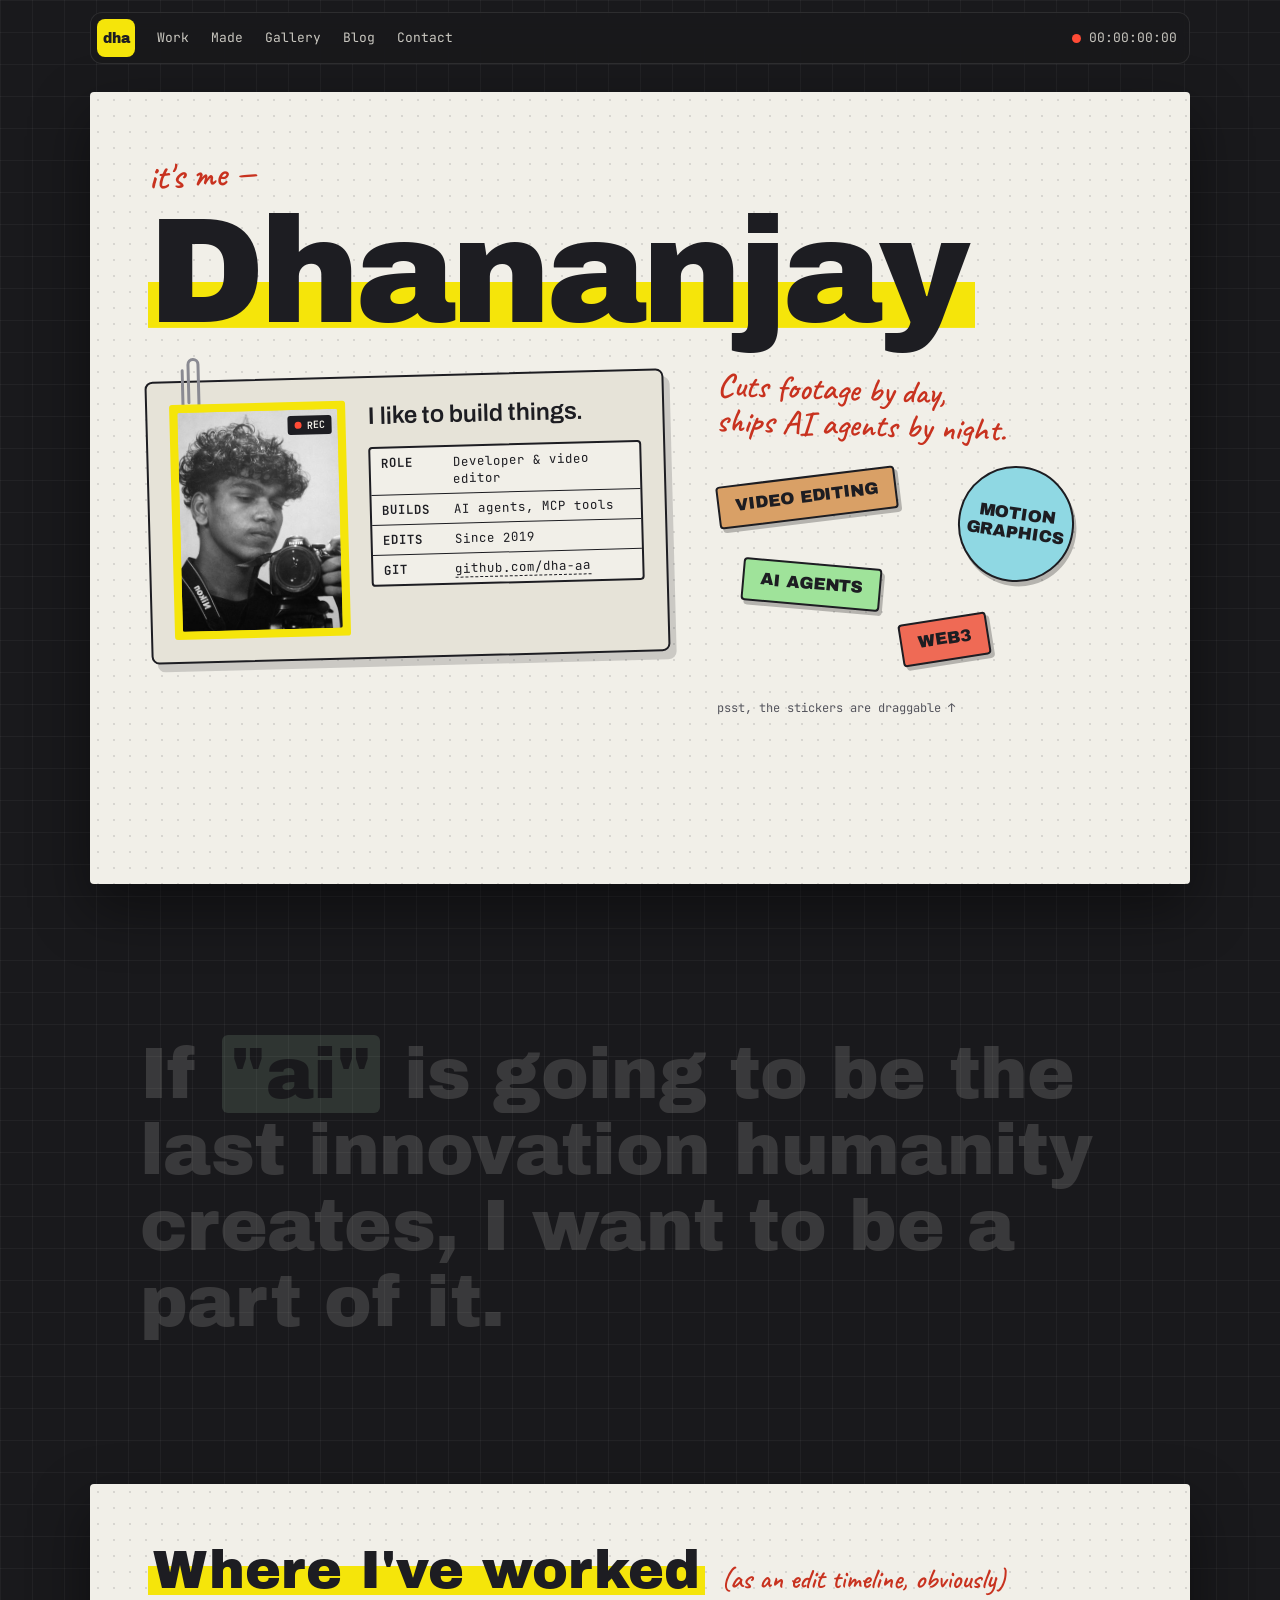
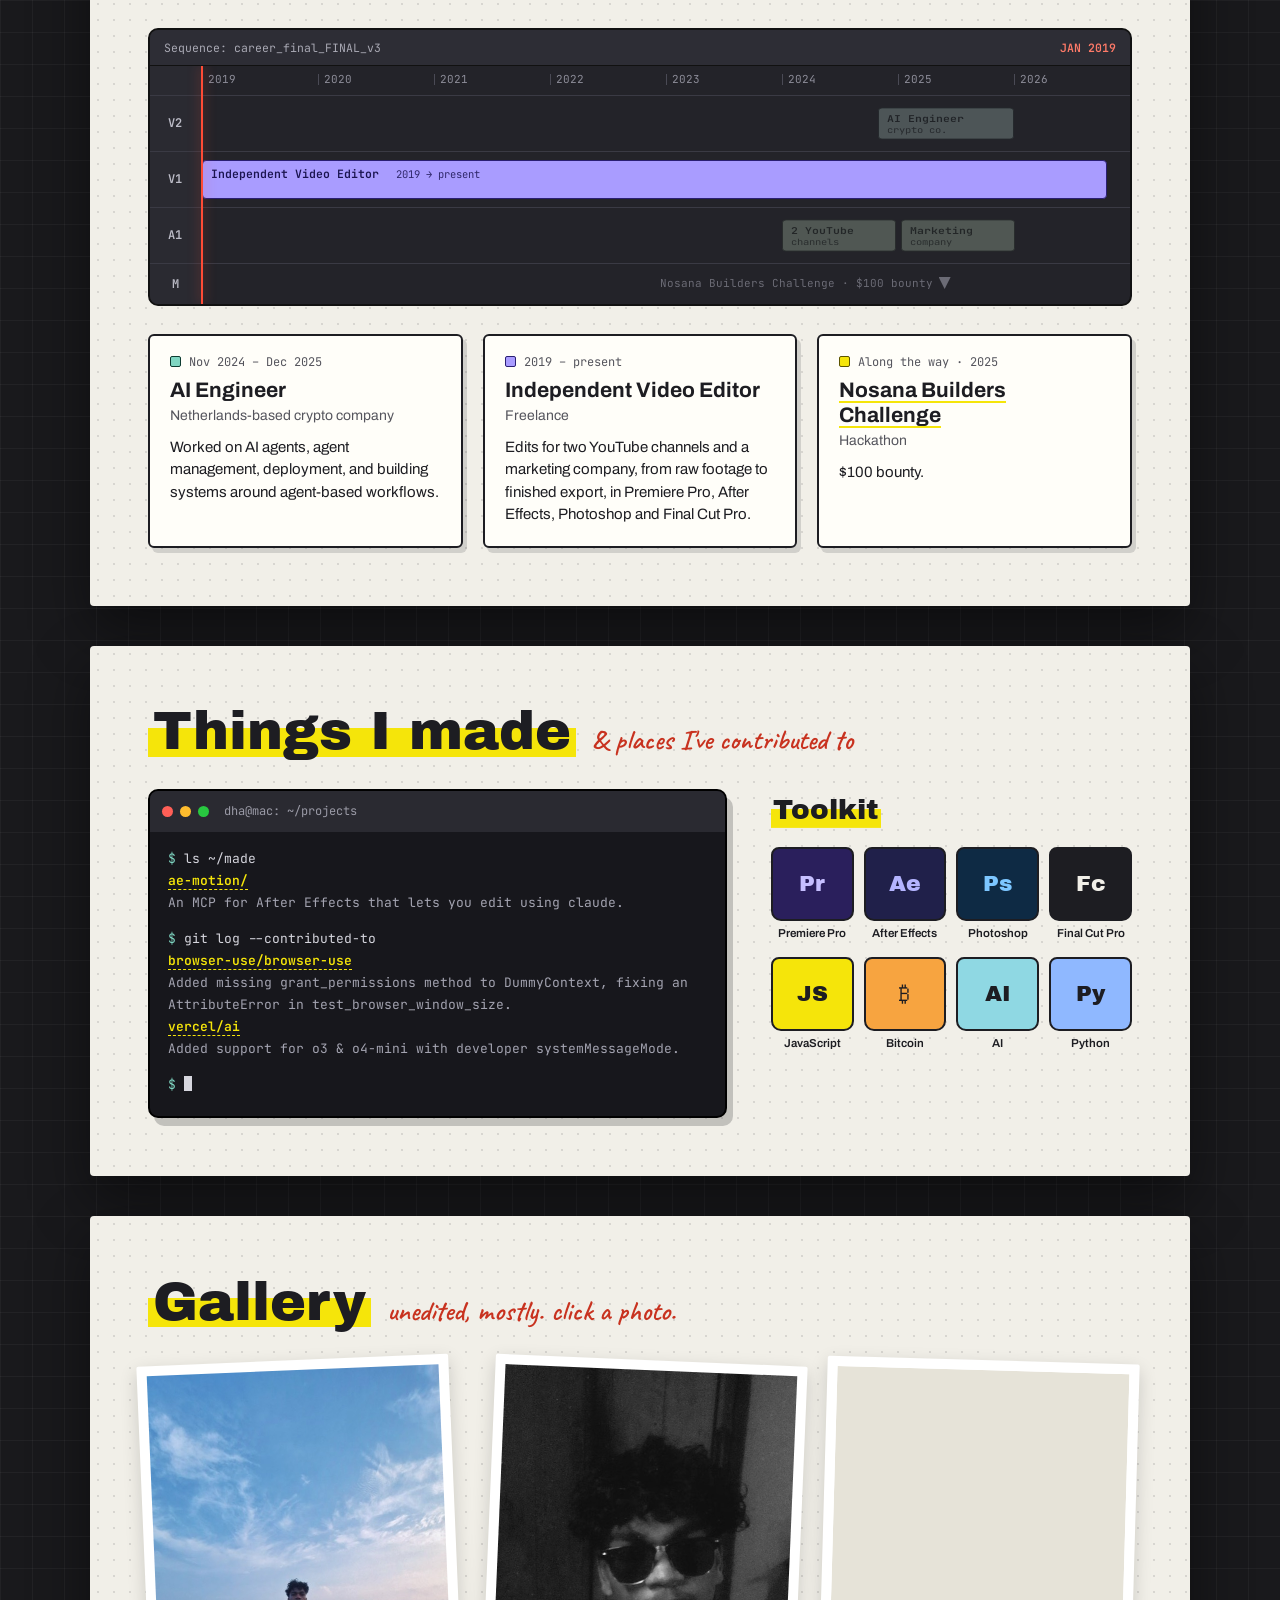
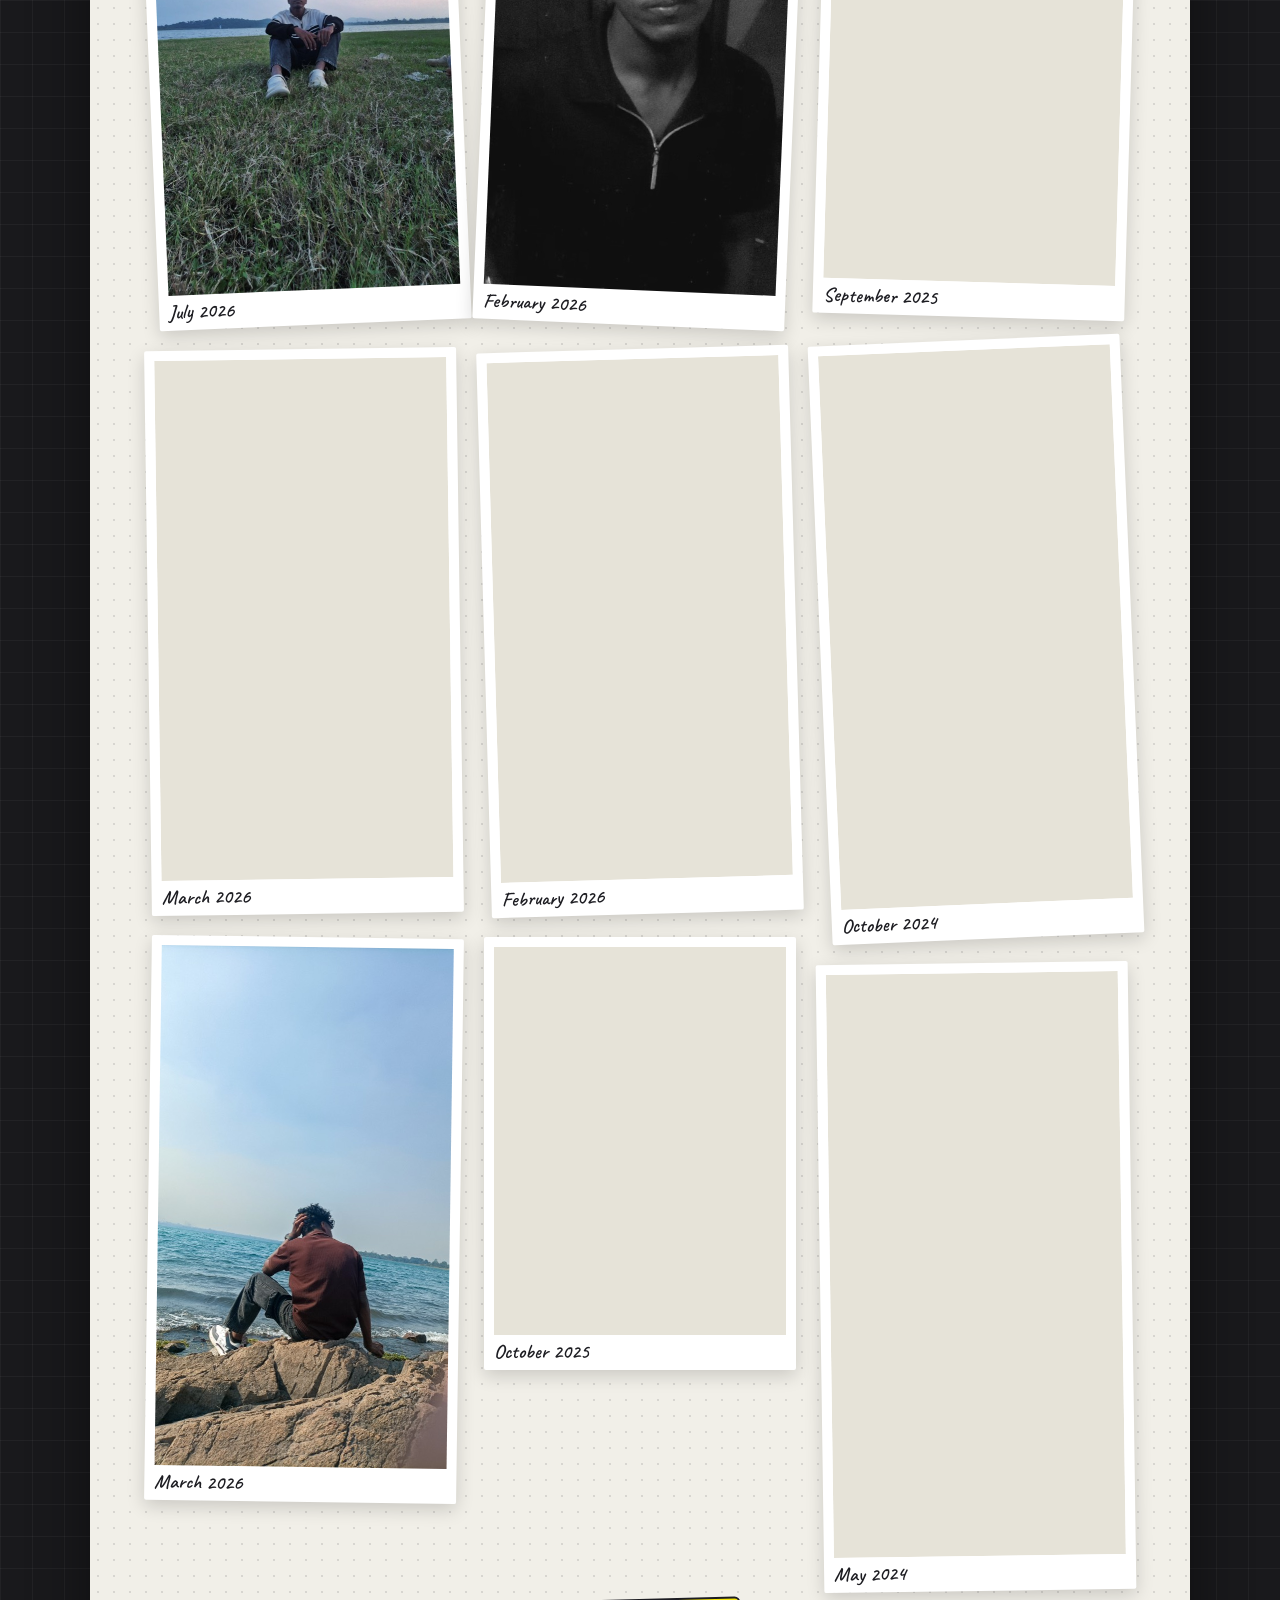
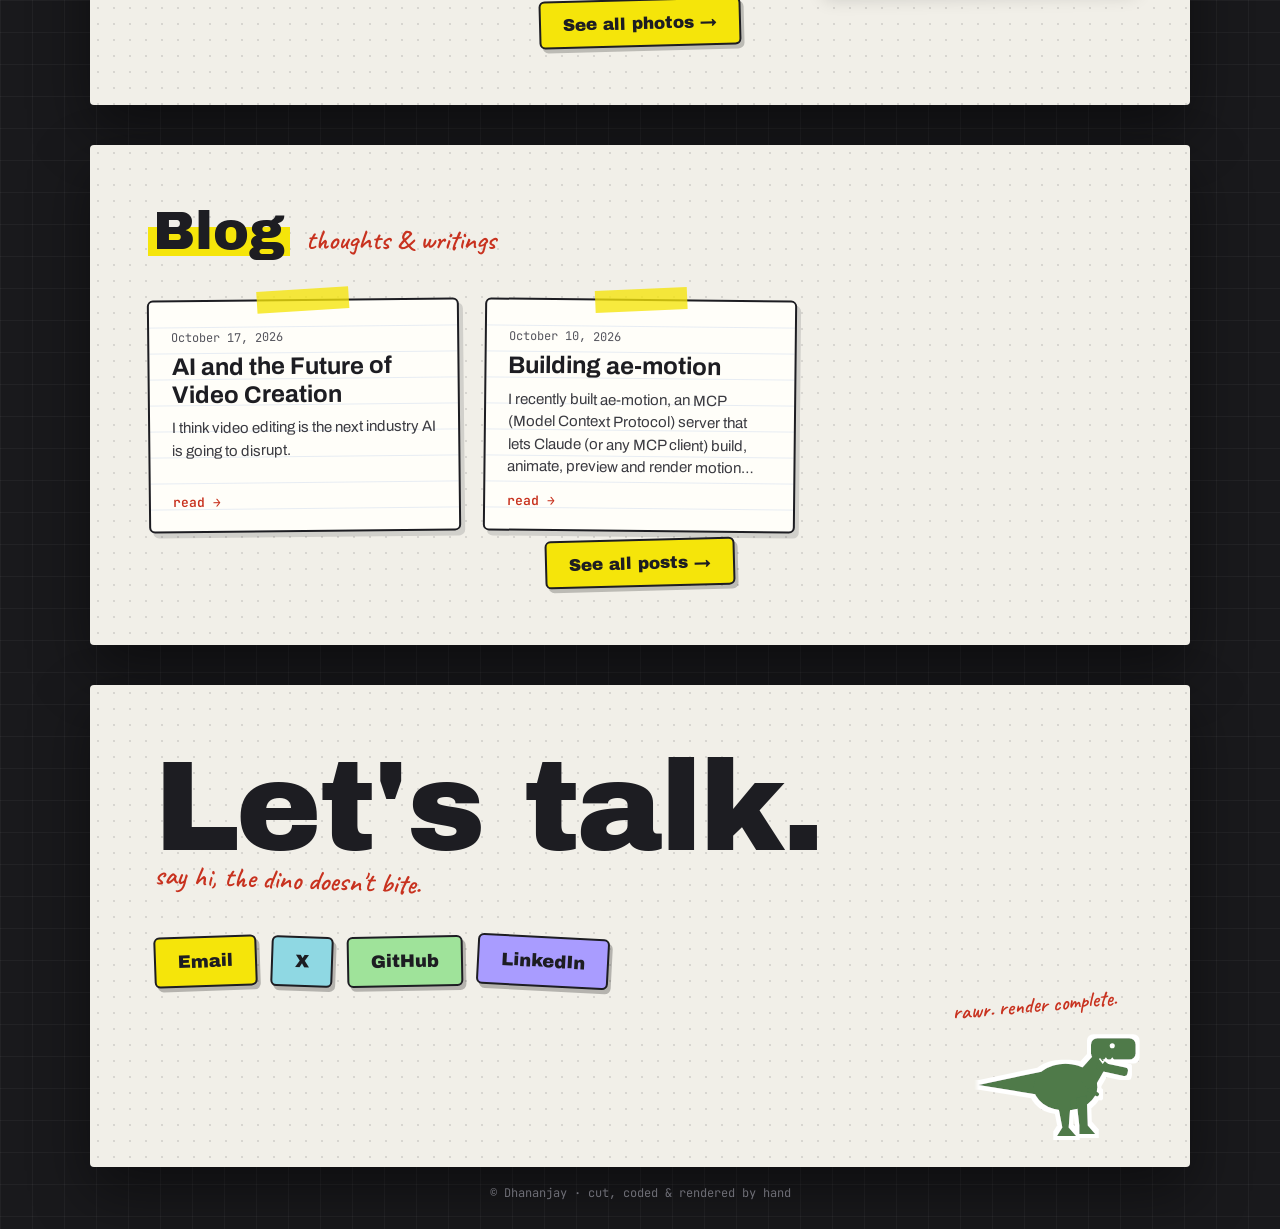
<file: index.html>
<!DOCTYPE html>
<html lang="en">
<head>
<meta charset="UTF-8">
<meta name="viewport" content="width=device-width, initial-scale=1, viewport-fit=cover">
<title>:D</title>
<meta name="description" content="Dhananjay Singh: developer and video editor. AI agents, motion graphics and things I made.">
<link rel="icon" type="image/svg+xml" href="assets/favicon.svg">
<meta name="theme-color" content="#19191c">
<link rel="preconnect" href="https://fonts.googleapis.com">
<link rel="preconnect" href="https://fonts.gstatic.com" crossorigin>
<link rel="stylesheet" href="https://fonts.googleapis.com/css2?family=Archivo+Black&amp;family=Archivo:wght@400;600&amp;family=Caveat:wght@600&amp;family=JetBrains+Mono:wght@400;600&amp;display=swap">
<link rel="stylesheet" href="css/blog.css">
<link rel="stylesheet" href="css/site.css">
<script>document.documentElement.classList.add('js')</script>
</head>
<body>
<a class="skip" href="#main">Skip to content</a>

<header class="topbar">
  <a class="logo" href="#top" aria-label="Back to top">dha</a>
  <nav aria-label="Sections">
    <a href="#work">Work</a>
    <a href="#made">Made</a>
    <a href="#gallery">Gallery</a>
    <a href="#blog">Blog</a>
    <a href="#contact">Contact</a>
  </nav>
  <div class="rec" aria-hidden="true"><span class="rec-dot"></span><span id="tc">00:00:00:00</span></div>
</header>

<main id="main">

  <!-- HERO -->
  <section class="hero" id="top">
    <div class="sheet hero-sheet">
      <p class="kicker">it's me —</p>
      <h1 class="name"><span class="sr">Dhananjay</span><span class="name-letters" aria-hidden="true">Dhananjay</span></h1>

      <div class="hero-grid">
        <div class="reveal">
          <div class="idcard">
            <svg class="paperclip" viewBox="0 0 26 70" fill="none" stroke="#8a8a92" stroke-width="3" stroke-linecap="round" aria-hidden="true"><path d="M8 50V12a5 5 0 0 1 10 0v44a8 8 0 0 1-16 0V18"/></svg>
            <div class="photo">
              <img src="assets/me.jpg" alt="Dhananjay holding a camera" width="360" height="480">
              <span class="rec-tag" aria-hidden="true"><i></i>REC</span>
            </div>
            <div class="id-body">
              <p class="tagline">I like to build things.</p>
              <dl class="id-table">
                <div><dt>ROLE</dt><dd>Developer &amp; video editor</dd></div>
                <div><dt>BUILDS</dt><dd>AI agents, MCP tools</dd></div>
                <div><dt>EDITS</dt><dd>Since 2019</dd></div>
                <div><dt>GIT</dt><dd><a href="https://github.com/dha-aa" target="_blank" rel="noopener">github.com/dha-aa</a></dd></div>
              </dl>
            </div>
          </div>
        </div>

        <div class="hero-side">
          <p class="note">Cuts footage by day,<br>ships AI agents by night.</p>
          <div class="playground" aria-label="Things I do">
            <span class="sticker" style="--x:0%;--y:4%;--r:-7deg;--c:#d9a066">VIDEO EDITING</span>
            <span class="sticker round" style="--x:58%;--y:0%;--r:8deg;--c:#8fd8e3">MOTION<br>GRAPHICS</span>
            <span class="sticker" style="--x:6%;--y:42%;--r:5deg;--c:#9fe39a">AI AGENTS</span>
            <span class="sticker" style="--x:44%;--y:66%;--r:-9deg;--c:#ef6a55">WEB3</span>
          </div>
          <p class="hint">psst, the stickers are draggable ↑</p>
        </div>
      </div>
    </div>
  </section>

  <!-- STATEMENT -->
  <section class="statement-sec" aria-label="Why">
    <p class="big" data-words>If <mark>"ai"</mark> is going to be the last innovation humanity creates, I want to be a part of it.</p>
  </section>

  <!-- WORK -->
  <section class="work" id="work">
    <div class="sheet pad">
      <div class="sec-head reveal">
        <h2><span class="hl">Where I've worked</span></h2>
        <p class="scribble">(as an edit timeline, obviously)</p>
      </div>

      <div class="nle reveal" id="nle">
        <div class="nle-bar"><span>Sequence: career_final_FINAL_v3</span><span class="nle-tc" id="nleTc">JAN 2019</span></div>
        <div class="nle-scroll">
          <div class="nle-body">
            <div class="ruler" aria-hidden="true">
              <span class="tlabel"></span>
              <div class="lane">
                <span style="--y:0">2019</span><span style="--y:1">2020</span><span style="--y:2">2021</span><span style="--y:3">2022</span>
                <span style="--y:4">2023</span><span style="--y:5">2024</span><span style="--y:6">2025</span><span style="--y:7">2026</span>
              </div>
            </div>
            <div class="track">
              <span class="tlabel">V2</span>
              <div class="lane"><div class="clip c-teal" data-s="5.83" style="--s:5.83;--e:7" title="AI Engineer, Nov 2024 – Dec 2025">AI Engineer<small>crypto co.</small></div></div>
            </div>
            <div class="track">
              <span class="tlabel">V1</span>
              <div class="lane"><div class="clip c-violet" data-s="0" style="--s:0;--e:7.8" title="Independent Video Editor, 2019 – present">Independent Video Editor <small class="inline">2019 → present</small></div></div>
            </div>
            <div class="track">
              <span class="tlabel">A1</span>
              <div class="lane">
                <div class="clip c-green" data-s="5" style="--s:5;--e:5.98" title="2024: 2 YouTube channels">2 YouTube<small>channels</small></div>
                <div class="clip c-green" data-s="6" style="--s:6.02;--e:7" title="2025: marketing company">Marketing<small>company</small></div>
              </div>
            </div>
            <div class="track short">
              <span class="tlabel">M</span>
              <div class="lane"><a class="marker" data-s="6.4" style="--s:6.4" href="https://superteam.fun/earn/feed/submission/f26e31ee-bc18-4170-ba84-3aa94caa4d8a" target="_blank" rel="noopener">Nosana Builders Challenge · $100 bounty</a></div>
            </div>
            <div class="playhead" aria-hidden="true"><i><b>NOW</b></i></div>
          </div>
        </div>
      </div>

      <div class="jobs reveal">
        <article class="job">
          <p class="meta"><span class="sw c-teal"></span>Nov 2024 – Dec 2025</p>
          <h3>AI Engineer</h3>
          <p class="where">Netherlands-based crypto company</p>
          <p>Worked on AI agents, agent management, deployment, and building systems around agent-based workflows.</p>
        </article>
        <article class="job">
          <p class="meta"><span class="sw c-violet"></span>2019 – present</p>
          <h3>Independent Video Editor</h3>
          <p class="where">Freelance</p>
          <p>Edits for two YouTube channels and a marketing company, from raw footage to finished export, in Premiere Pro, After Effects, Photoshop and Final Cut Pro.</p>
        </article>
        <article class="job along">
          <p class="meta"><span class="sw c-yellow"></span>Along the way · 2025</p>
          <h3><a href="https://superteam.fun/earn/feed/submission/f26e31ee-bc18-4170-ba84-3aa94caa4d8a" target="_blank" rel="noopener">Nosana Builders Challenge</a></h3>
          <p class="where">Hackathon</p>
          <p>$100 bounty.</p>
        </article>
      </div>
    </div>
  </section>

  <!-- MADE -->
  <section class="made" id="made">
    <div class="sheet pad">
      <div class="sec-head reveal">
        <h2><span class="hl">Things I made</span></h2>
        <p class="scribble">&amp; places I've contributed to</p>
      </div>
      <div class="made-grid">
        <div class="term reveal" role="group" aria-label="Projects and contributions">
          <div class="term-bar"><i style="background:#ff5f57"></i><i style="background:#febc2e"></i><i style="background:#28c840"></i><span>dha@mac: ~/projects</span></div>
          <div class="term-body">
            <p class="ln" style="--i:0"><span class="pr">$</span> ls ~/made</p>
            <p class="ln" style="--i:1"><a href="https://github.com/dha-aa/ae-motion" target="_blank" rel="noopener">ae-motion/</a></p>
            <p class="ln dim" style="--i:2">An MCP for After Effects that lets you edit using claude.</p>
            <p class="ln gap" style="--i:3"><span class="pr">$</span> git log --contributed-to</p>
            <p class="ln" style="--i:4"><a href="https://github.com/browser-use/browser-use/pull/1592" target="_blank" rel="noopener">browser-use/browser-use</a></p>
            <p class="ln dim" style="--i:5">Added missing grant_permissions method to DummyContext, fixing an AttributeError in test_browser_window_size.</p>
            <p class="ln" style="--i:6"><a href="https://github.com/vercel/ai/pull/5932" target="_blank" rel="noopener">vercel/ai</a></p>
            <p class="ln dim" style="--i:7">Added support for o3 &amp; o4-mini with developer systemMessageMode.</p>
            <p class="ln gap" style="--i:8"><span class="pr">$</span> <span class="caret"></span></p>
          </div>
        </div>

        <div class="toolkit reveal">
          <h3>Toolkit</h3>
          <ul class="tiles">
            <li><b style="--bg:#2a1f5c;--fg:#c6bfff">Pr</b>Premiere Pro</li>
            <li><b style="--bg:#20204a;--fg:#b4b4ff">Ae</b>After Effects</li>
            <li><b style="--bg:#0e2a44;--fg:#7cc6ff">Ps</b>Photoshop</li>
            <li><b style="--bg:#1d1d22;--fg:#f1efe8">Fc</b>Final Cut Pro</li>
            <li><b style="--bg:#f5e50a;--fg:#1d1d22">JS</b>JavaScript</li>
            <li><b style="--bg:#f7a440;--fg:#1d1d22">₿</b>Bitcoin</li>
            <li><b style="--bg:#8fd8e3;--fg:#1d1d22">AI</b>AI</li>
            <li><b style="--bg:#8fb8ff;--fg:#1d1d22">Py</b>Python</li>
          </ul>
        </div>
      </div>
    </div>
  </section>

  <!-- GALLERY -->
  <section class="gallery-sec" id="gallery">
    <div class="sheet pad">
      <div class="sec-head reveal">
        <h2><span class="hl">Gallery</span></h2>
        <p class="scribble">unedited, mostly. click a photo.</p>
      </div>
      <div class="g-grid" id="gGrid">
        <!-- HOME_GALLERY:START -->
        <button class="polaroid" type="button" style="--r:-2.4deg" data-full="gallery/IMG_20260725_011726_501.webp" aria-label="Open photo: July 2026">
          <img src="gallery/thumbs/IMG_20260725_011726_501.webp.jpg" width="506" height="900" alt="July 2026" loading="lazy" decoding="async">
          <span>July 2026</span>
        </button>
        <button class="polaroid" type="button" style="--r:-0.8deg" data-full="gallery/IMG_20260326_150105%20(2).jpg" aria-label="Open photo: March 2026">
          <img src="gallery/thumbs/IMG_20260326_150105%20(2).jpg.jpg" width="506" height="900" alt="March 2026" loading="lazy" decoding="async">
          <span>March 2026</span>
        </button>
        <button class="polaroid" type="button" style="--r:0.8deg" data-full="gallery/IMG_20260326_150243.jpg" aria-label="Open photo: March 2026">
          <img src="gallery/thumbs/IMG_20260326_150243.jpg.jpg" width="506" height="900" alt="March 2026" loading="lazy" decoding="async">
          <span>March 2026</span>
        </button>
        <button class="polaroid" type="button" style="--r:2.4deg" data-full="gallery/Videoshot_20260223_221251.jpg" aria-label="Open photo: February 2026">
          <img src="gallery/thumbs/Videoshot_20260223_221251.jpg.jpg" width="506" height="900" alt="February 2026" loading="lazy" decoding="async">
          <span>February 2026</span>
        </button>
        <button class="polaroid" type="button" style="--r:-1.6deg" data-full="gallery/Videoshot_20260223_221254.jpg" aria-label="Open photo: February 2026">
          <img src="gallery/thumbs/Videoshot_20260223_221254.jpg.jpg" width="506" height="900" alt="February 2026" loading="lazy" decoding="async">
          <span>February 2026</span>
        </button>
        <button class="polaroid" type="button" style="--r:0.0deg" data-full="gallery/Screenshot_2025-10-15-13-21-02-283_com.instagram.android.png" aria-label="Open photo: October 2025">
          <img src="gallery/thumbs/Screenshot_2025-10-15-13-21-02-283_com.instagram.android.png.jpg" width="678" height="900" alt="October 2025" loading="lazy" decoding="async">
          <span>October 2025</span>
        </button>
        <button class="polaroid" type="button" style="--r:1.6deg" data-full="gallery/IMG_20250925_162537.png" aria-label="Open photo: September 2025">
          <img src="gallery/thumbs/IMG_20250925_162537.png.jpg" width="514" height="900" alt="September 2025" loading="lazy" decoding="async">
          <span>September 2025</span>
        </button>
        <button class="polaroid" type="button" style="--r:-2.4deg" data-full="gallery/Firefly%2020241021125946%20(2).jpg" aria-label="Open photo: October 2024">
          <img src="gallery/thumbs/Firefly%2020241021125946%20(2).jpg.jpg" width="475" height="900" alt="October 2024" loading="lazy" decoding="async">
          <span>October 2024</span>
        </button>
        <button class="polaroid" type="button" style="--r:-0.8deg" data-full="gallery/Firefly%2020240515091140%20(2).jpg" aria-label="Open photo: May 2024">
          <img src="gallery/thumbs/Firefly%2020240515091140%20(2).jpg.jpg" width="451" height="900" alt="May 2024" loading="lazy" decoding="async">
          <span>May 2024</span>
        </button>
        <!-- HOME_GALLERY:END -->
      </div>
      <a class="show-all" href="gallery/index.html">See all photos →</a>
    </div>
  </section>

  <!-- BLOG -->
  <section class="blog-sec" id="blog">
    <div class="sheet pad">
      <div class="sec-head reveal">
        <h2><span class="hl">Blog</span></h2>
        <p class="scribble">thoughts &amp; writings</p>
      </div>
      <div class="posts">
        <!-- HOME_BLOG:START -->
        <article class="post-card" style="--r:-0.6deg">
          <span class="post-date">October 17, 2026</span>
          <h3><a class="post-link" href="blog/ai-video-editing-disruption.html" data-post="ai-video-editing-disruption">AI and the Future of Video Creation</a></h3>
          <p class="post-ex">I think video editing is the next industry AI is going to disrupt.</p>
          <span class="post-go" aria-hidden="true">read →</span>
        </article>

        <article class="post-card" style="--r:0.6deg">
          <span class="post-date">October 10, 2026</span>
          <h3><a class="post-link" href="blog/building-ae-motion.html" data-post="building-ae-motion">Building ae-motion</a></h3>
          <p class="post-ex">I recently built ae-motion, an MCP (Model Context Protocol) server that lets Claude (or any MCP client) build, animate, preview and render motion graphics in a live Adobe After Effects project. Ask for "a 5 second lower third with an eased slide-in," and the model creates the comp, adds layers, sets keyframes, checks a preview frame and kicks off a render — all in the project you have open.</p>
          <span class="post-go" aria-hidden="true">read →</span>
        </article>
        <!-- HOME_BLOG:END -->
      </div>
      <a class="show-all" href="blog/index.html" target="_blank" rel="noopener">See all posts →</a>
      <article class="reader" id="reader" hidden aria-live="polite"></article>
    </div>
  </section>

  <!-- CONTACT -->
  <section class="contact" id="contact">
    <div class="sheet contact-sheet">
      <div class="reveal">
        <h2 class="talk">Let's talk.</h2>
        <p class="note small">say hi, the dino doesn't bite.</p>
      </div>
      <div class="links reveal">
        <a href="mailto:dhannjaysingh2006@gmail.com" style="--c:#f5e50a;--r:-2deg">Email</a>
        <a href="https://x.com/dhaannjaay" target="_blank" rel="noopener" style="--c:#8fd8e3;--r:2deg">X</a>
        <a href="https://github.com/dha-aa" target="_blank" rel="noopener" style="--c:#9fe39a;--r:-1deg">GitHub</a>
        <a href="https://linkedin.com/in/dhaaa" target="_blank" rel="noopener" style="--c:#a99cff;--r:3deg">LinkedIn</a>
      </div>

      <div class="dino" aria-hidden="true">
        <span class="rawr">rawr. render complete.</span>
        <svg viewBox="0 0 160 120" width="170" height="128">
          <defs>
            <filter id="stk" x="-10%" y="-10%" width="120%" height="120%">
              <feMorphology in="SourceAlpha" operator="dilate" radius="4" result="d"/>
              <feFlood flood-color="#ffffff"/>
              <feComposite in2="d" operator="in" result="w"/>
              <feMerge><feMergeNode in="w"/><feMergeNode in="SourceGraphic"/></feMerge>
            </filter>
          </defs>
          <g filter="url(#stk)" fill="#4f7a4a">
            <polygon points="6,60 72,46 80,72"/>
            <ellipse cx="88" cy="62" rx="30" ry="22"/>
            <polygon points="98,50 116,30 128,40 112,68"/>
            <rect x="112" y="16" width="42" height="20" rx="6"/>
            <rect x="118" y="38" width="30" height="8" rx="3" transform="rotate(12 118 38)"/>
            <polygon points="80,74 93,74 91,100 98,108 80,108 85,100"/>
            <polygon points="98,72 108,70 109,98 116,106 101,106 101,98"/>
            <rect x="110" y="62" width="12" height="4" rx="2" transform="rotate(30 110 62)"/>
          </g>
          <circle cx="132" cy="23" r="2.4" fill="#fff"/>
          <path d="M120 35l3 4 3-4 3 4 3-4 3 4" stroke="#fff" stroke-width="1.4" fill="none"/>
        </svg>
      </div>
    </div>
    <footer class="foot">© Dhananjay · cut, coded &amp; rendered by hand</footer>
  </section>

</main>

<!-- Photo viewer -->
<div class="lb" id="lb" role="dialog" aria-modal="true" aria-label="Photo viewer" hidden>
  <div class="lb-top"><span id="lbCount"></span><button class="lb-close" id="lbClose" type="button">close ✕</button></div>
  <div class="lb-stage">
    <button class="lb-nav prev" id="lbPrev" type="button" aria-label="Previous photo"><svg viewBox="0 0 24 24" width="22" height="22" fill="none" stroke="currentColor" stroke-width="2.4" stroke-linecap="round" stroke-linejoin="round" aria-hidden="true"><path d="M15 5l-7 7 7 7"/></svg></button>
    <img id="lbImg" alt="">
    <button class="lb-nav next" id="lbNext" type="button" aria-label="Next photo"><svg viewBox="0 0 24 24" width="22" height="22" fill="none" stroke="currentColor" stroke-width="2.4" stroke-linecap="round" stroke-linejoin="round" aria-hidden="true"><path d="M9 5l7 7-7 7"/></svg></button>
  </div>
  <p class="lb-cap" id="lbCap"></p>
</div>

<script src="js/site.js" defer></script>
</body>
</html>
</file>
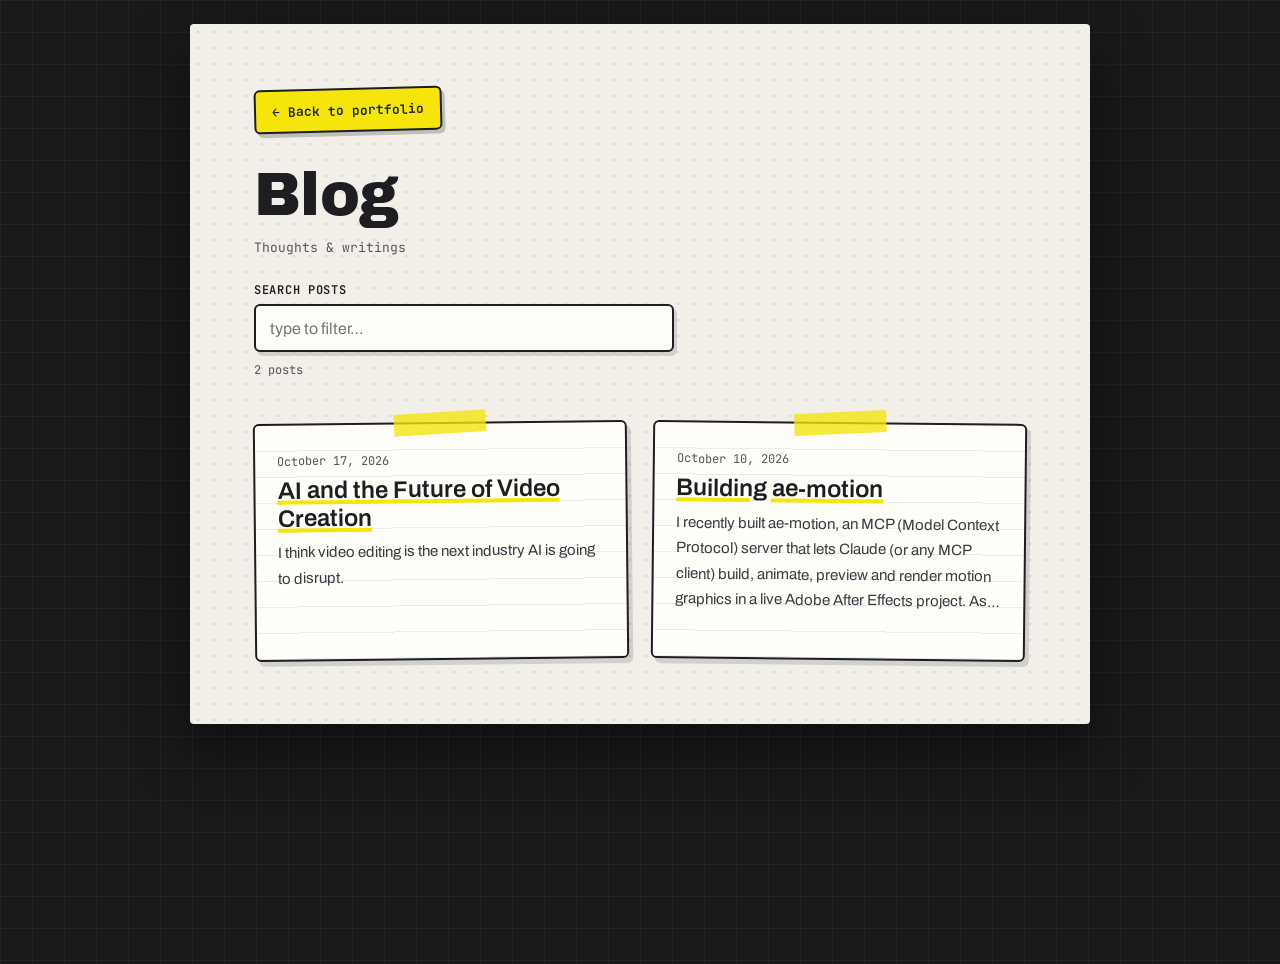
<file: blog/index.html>
<!DOCTYPE html>
<html lang="en">
<head>
  <meta charset="UTF-8">
  <meta name="viewport" content="width=device-width, initial-scale=1">
  <title>Blog</title>
  <link rel="icon" type="image/svg+xml" href="../assets/favicon.svg">
  <meta name="theme-color" content="#19191c">
  <link rel="preconnect" href="https://fonts.googleapis.com">
  <link rel="preconnect" href="https://fonts.gstatic.com" crossorigin>
  <link rel="stylesheet" href="https://fonts.googleapis.com/css2?family=Archivo+Black&amp;family=Archivo:wght@400;600;700&amp;family=Caveat:wght@600&amp;family=JetBrains+Mono:wght@400;600&amp;display=swap">
  <link rel="stylesheet" href="../css/blog.css">
</head>
<body class="blog-page">

  <div class="blog-container">
    <a href="../index.html" class="back-link">← Back to portfolio</a>

    <div class="blog-header">
      <h1 class="blog-title">Blog</h1>
      <div class="blog-meta">Thoughts & writings</div>
    </div>

    <div class="blog-search">
      <label for="blogSearch">Search posts</label>
      <input type="search" id="blogSearch" placeholder="type to filter…" autocomplete="off">
      <p class="blog-search-status" id="blogSearchStatus" aria-live="polite"></p>
    </div>

    <div class="blog-content">
      <div class="blog-list" id="blogList">
        <!-- BLOG_POSTS:START -->
        <div class="blog-post">
          <a href="ai-video-editing-disruption.html" class="blog-post-title">AI and the Future of Video Creation</a>
          <div class="blog-post-meta">October 17, 2026</div>
          <p class="blog-post-excerpt">I think video editing is the next industry AI is going to disrupt.</p>
        </div>

        <div class="blog-post">
          <a href="building-ae-motion.html" class="blog-post-title">Building ae-motion</a>
          <div class="blog-post-meta">October 10, 2026</div>
          <p class="blog-post-excerpt">I recently built ae-motion, an MCP (Model Context Protocol) server that lets Claude (or any MCP client) build, animate, preview and render motion graphics in a live Adobe After Effects project. Ask for "a 5 second lower third with an eased slide-in," and the model creates the comp, adds layers, sets keyframes, checks a preview frame and kicks off a render — all in the project you have open.</p>
        </div>
        <!-- BLOG_POSTS:END -->
      </div>
    </div>
  </div>

  <script>
    // Filter the post cards by title, date and excerpt.
    (function () {
      var input = document.getElementById('blogSearch');
      var status = document.getElementById('blogSearchStatus');
      var posts = Array.prototype.slice.call(document.querySelectorAll('#blogList .blog-post'));
      var texts = posts.map(function (p) { return p.textContent.toLowerCase(); });

      function update() {
        var words = input.value.toLowerCase().split(/\s+/).filter(Boolean);
        var shown = 0;
        posts.forEach(function (p, i) {
          var match = words.every(function (w) { return texts[i].indexOf(w) !== -1; });
          p.hidden = !match;
          if (match) shown++;
        });
        var n = posts.length + (posts.length === 1 ? ' post' : ' posts');
        status.textContent = !words.length ? n
          : shown ? shown + ' of ' + n
          : 'No posts match “' + input.value.trim() + '”';
      }

      var q = new URLSearchParams(location.search).get('q');
      if (q) input.value = q;
      input.addEventListener('input', update);
      update();
    })();
  </script>

</body>
</html>
</file>
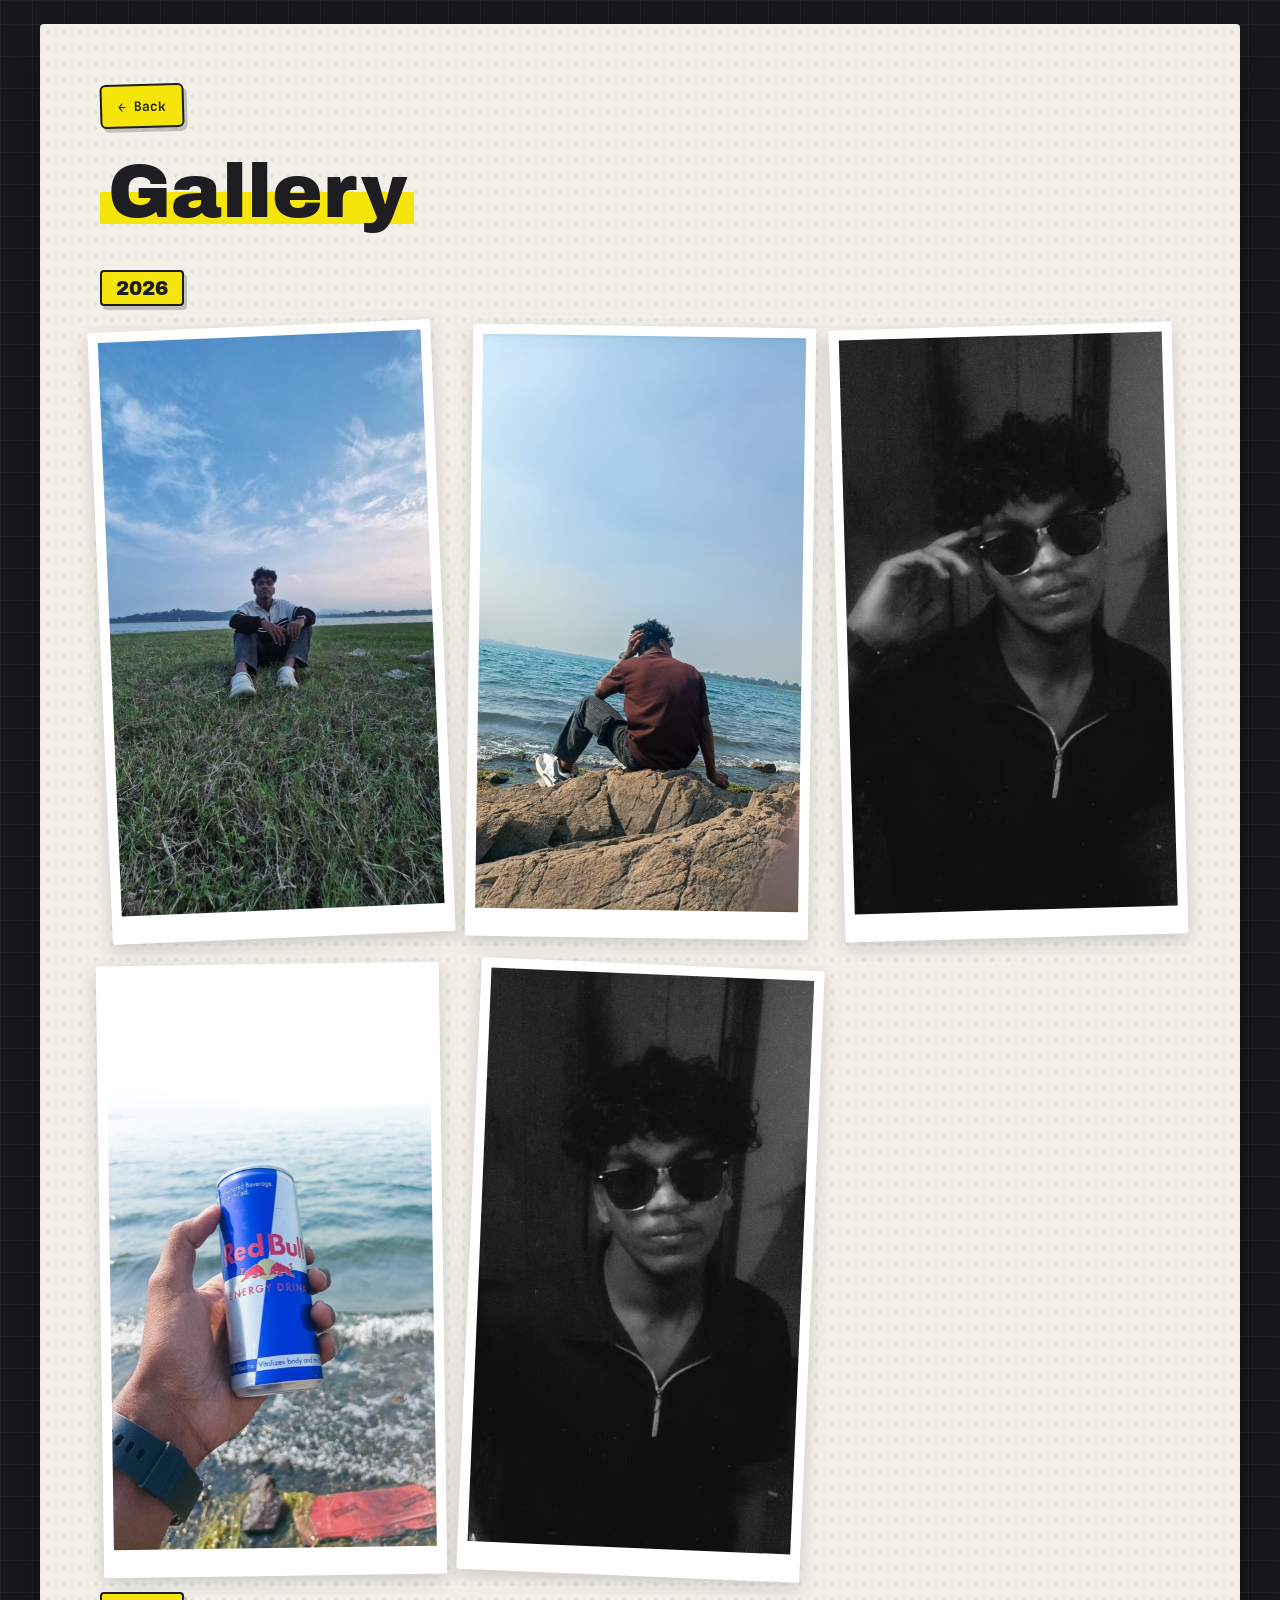
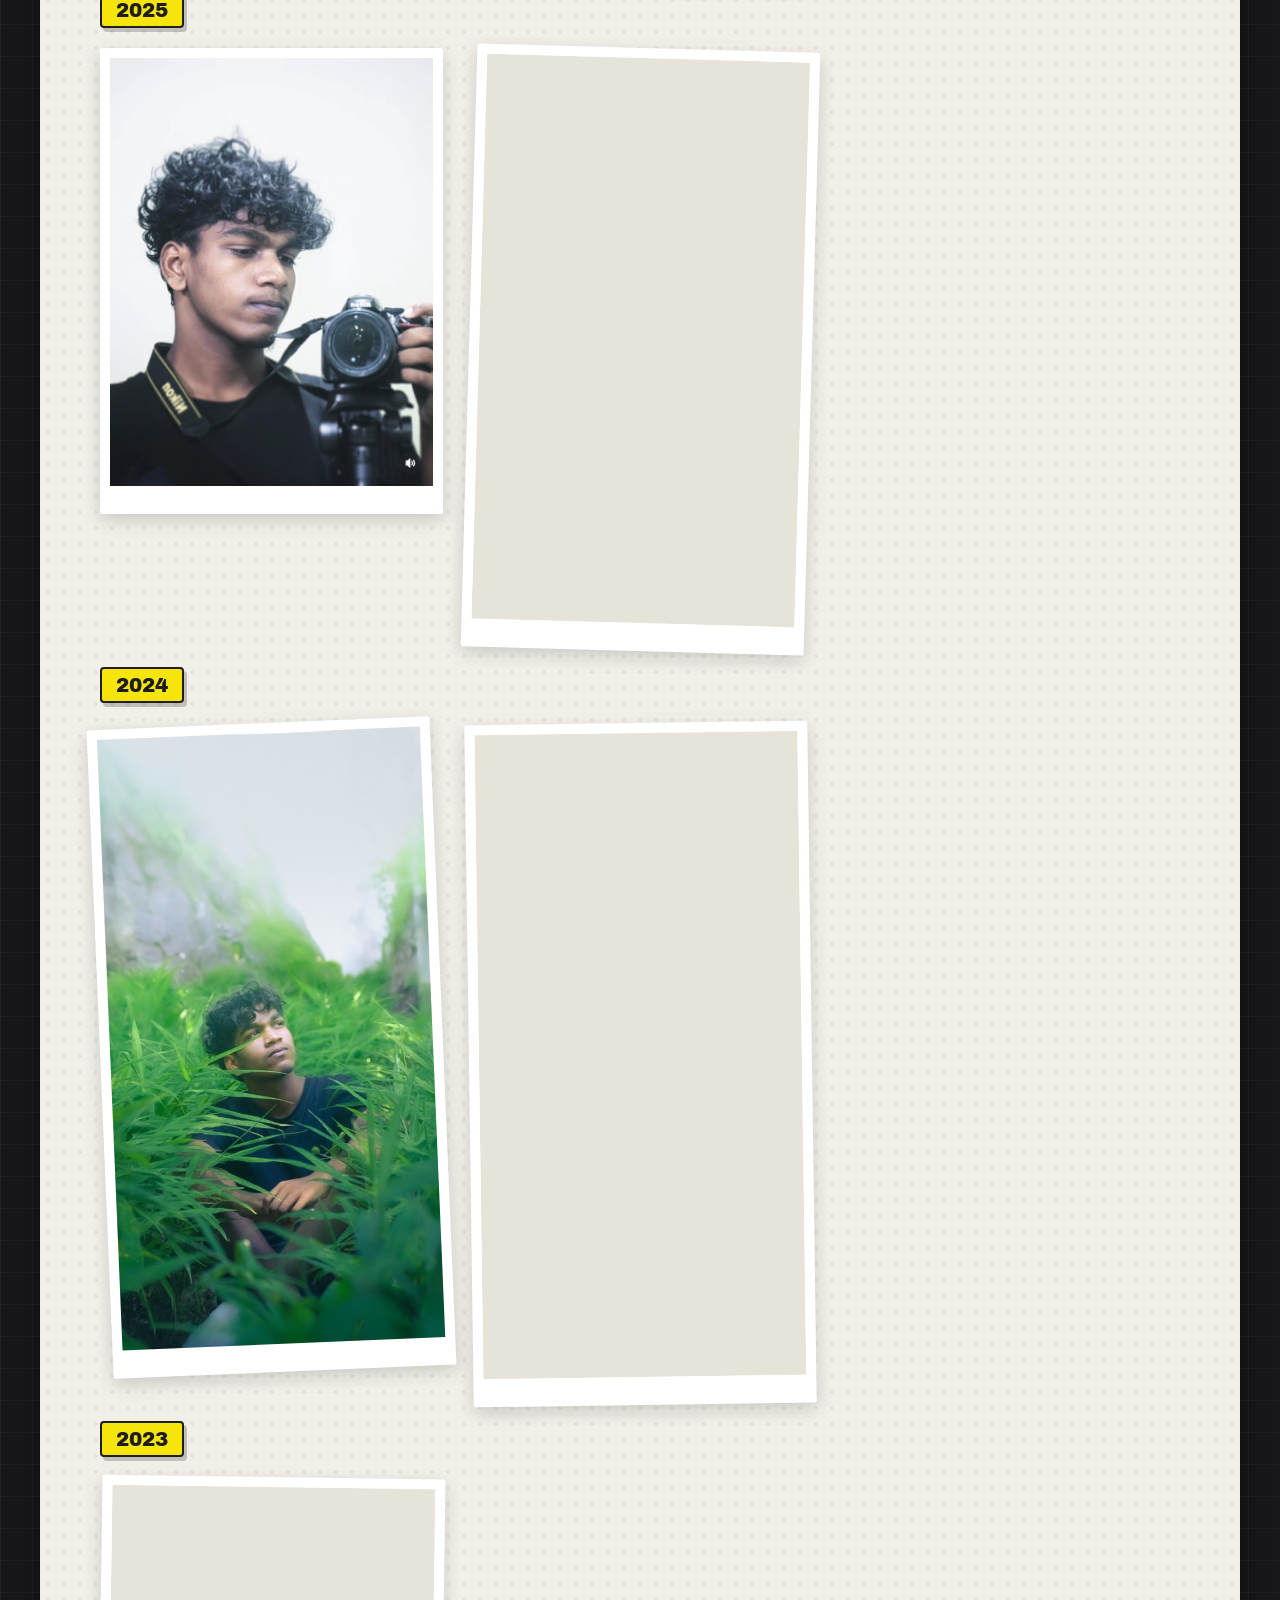
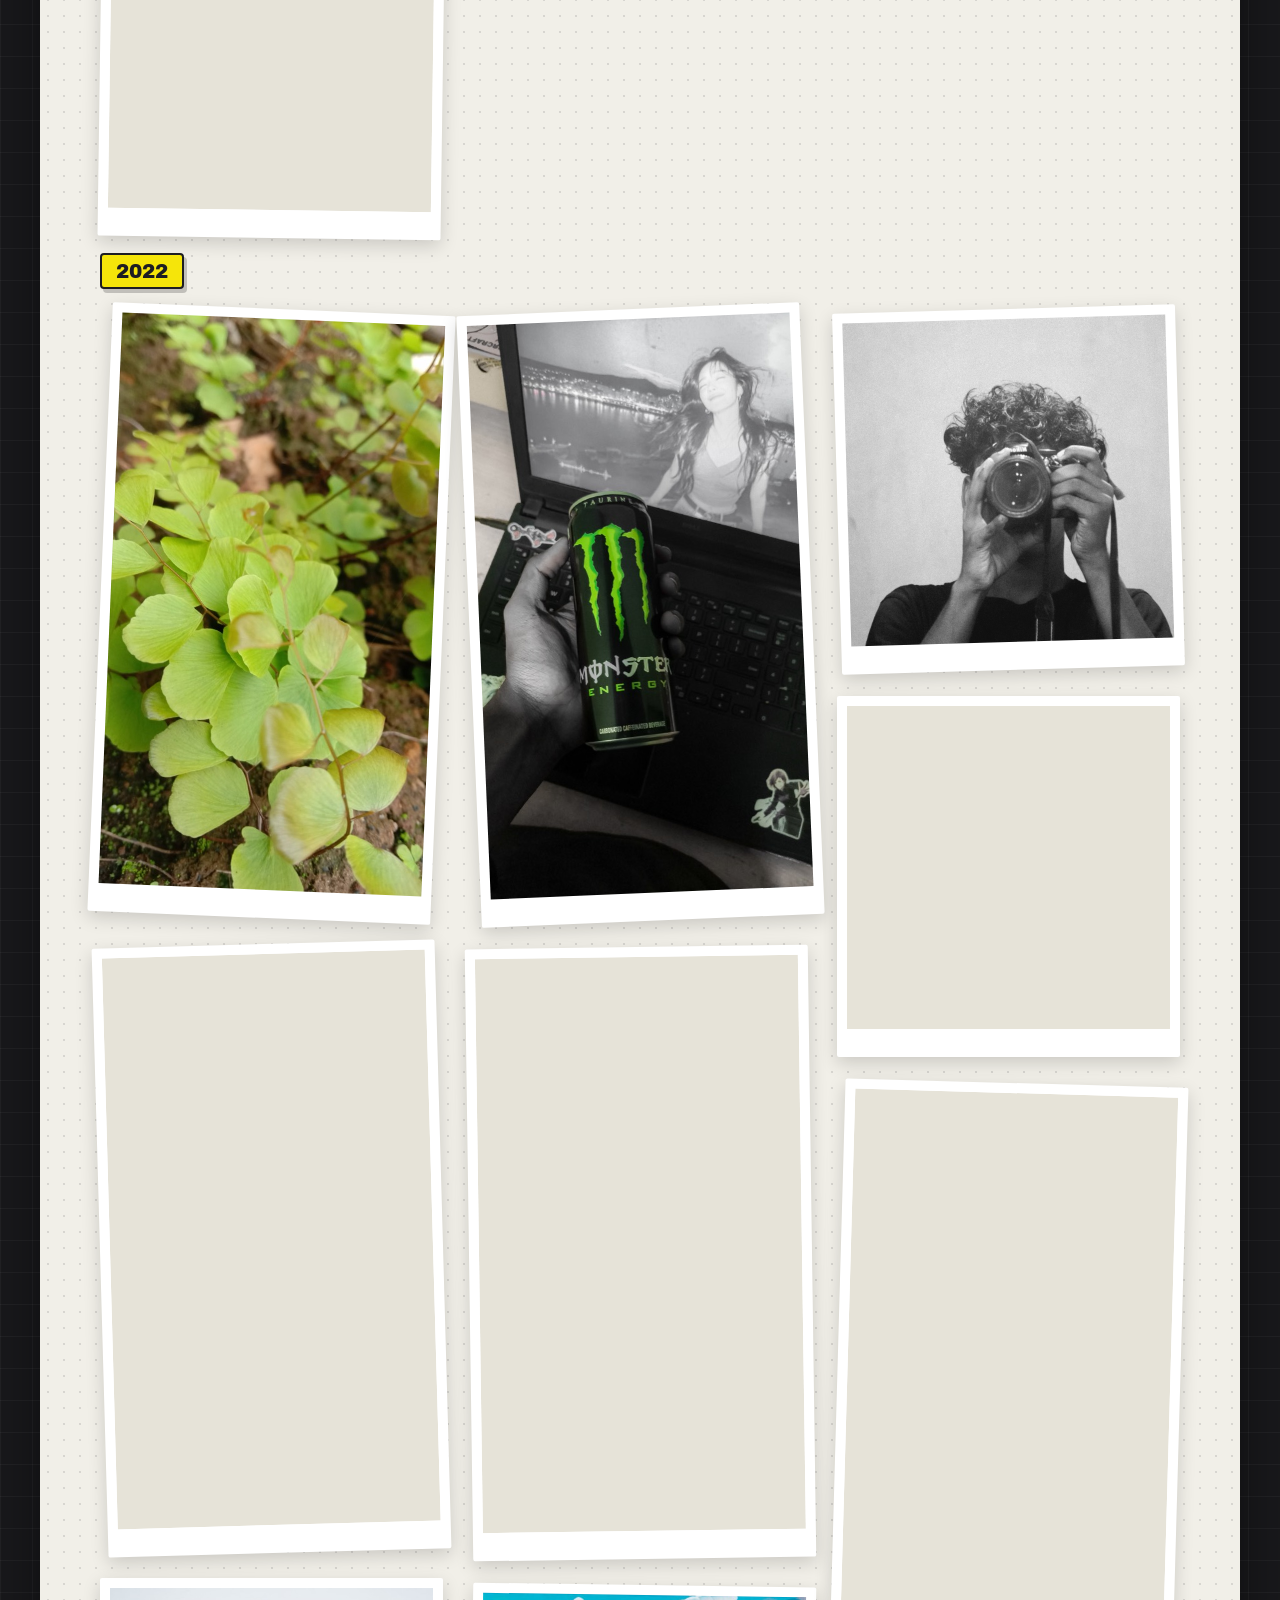
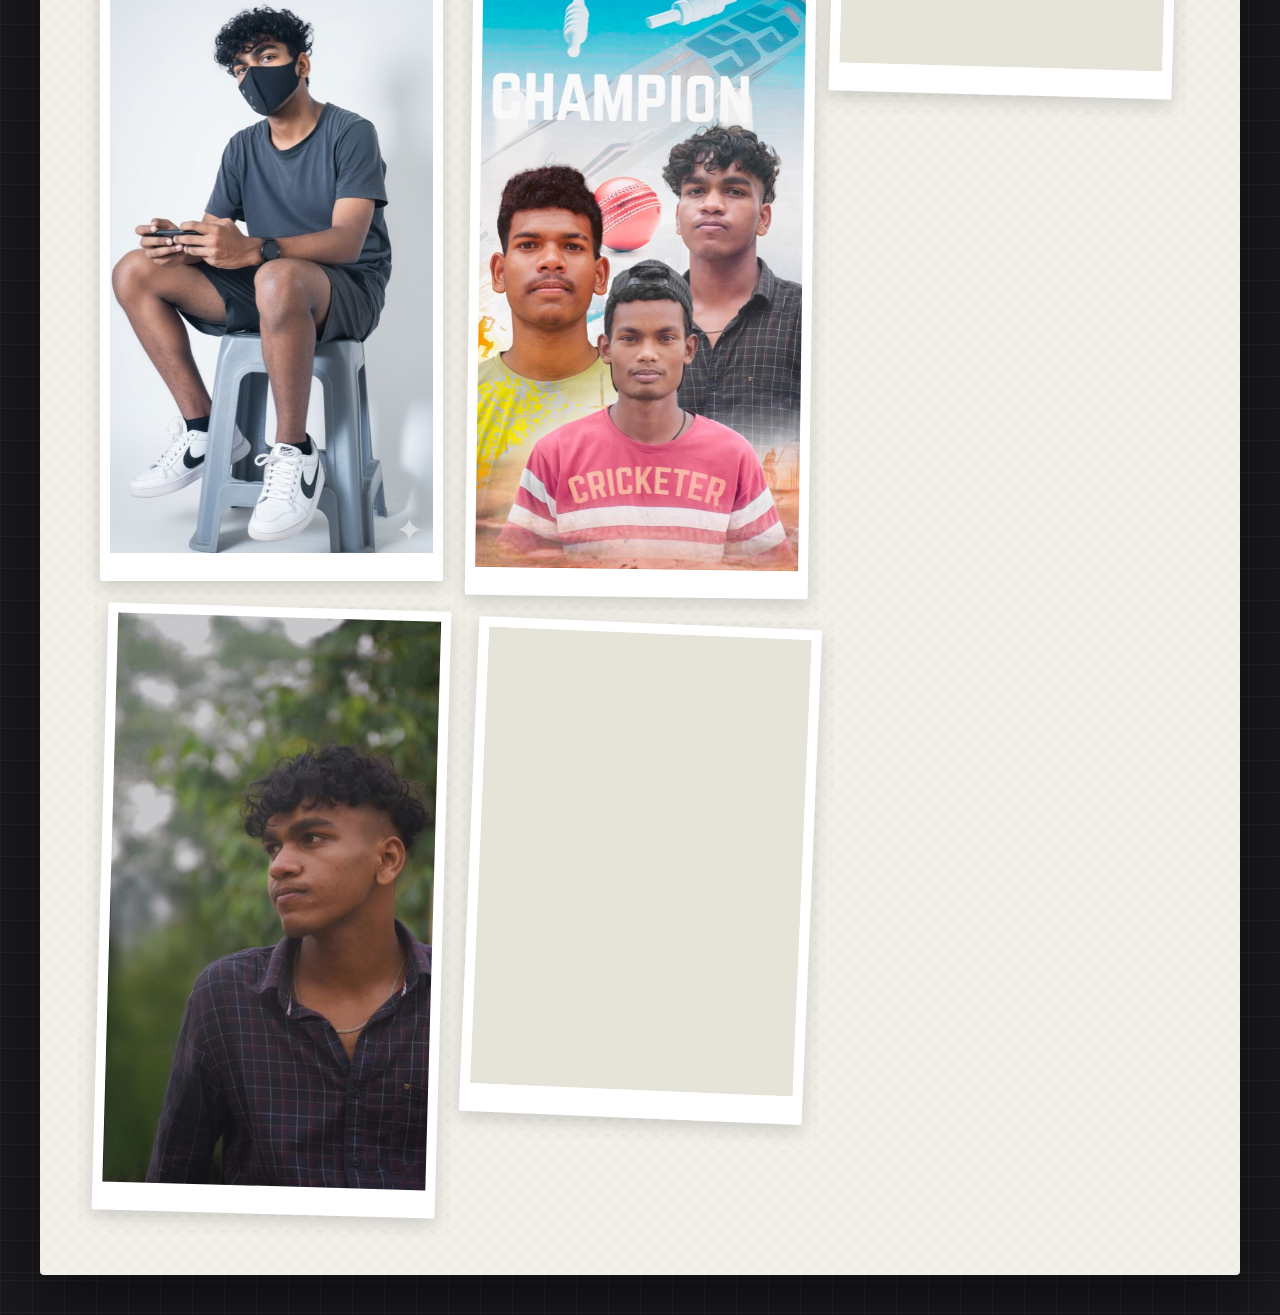
<file: gallery/index.html>
<!DOCTYPE html>
<html lang="en">
<head>
<meta charset="UTF-8">
<meta name="viewport" content="width=device-width, initial-scale=1, viewport-fit=cover">
<title>Gallery — Dhananjay</title>
<link rel="icon" type="image/svg+xml" href="../assets/favicon.svg">
<meta name="theme-color" content="#19191c">
<link rel="preconnect" href="https://fonts.googleapis.com">
<link rel="preconnect" href="https://fonts.gstatic.com" crossorigin>
<link rel="stylesheet" href="https://fonts.googleapis.com/css2?family=Archivo+Black&amp;family=Archivo:wght@400;600;700&amp;family=Caveat:wght@600&amp;family=JetBrains+Mono:wght@400;600&amp;display=swap">
<link rel="stylesheet" href="../css/gallery.css">
</head>
<body>

<div class="gallery-container">
  <div class="gallery-header">
    <a href="../index.html" class="back-link">← Back</a>
    <h1>Gallery</h1>
  </div>

  <div class="gallery-grid" id="galleryGrid">
    <div class="gallery-label">2026</div>
    <a class="gallery-item" href="IMG_20260725_011726_501.webp" style="transform: rotate(-2.4deg);">
      <img src="thumbs/IMG_20260725_011726_501.webp.jpg" width="506" height="900" alt="July 2026" loading="lazy" decoding="async">
    </a>
    <a class="gallery-item" href="IMG_20260326_150105%20(2).jpg" style="transform: rotate(-0.8deg);">
      <img src="thumbs/IMG_20260326_150105%20(2).jpg.jpg" width="506" height="900" alt="March 2026" loading="lazy" decoding="async">
    </a>
    <a class="gallery-item" href="IMG_20260326_150243.jpg" style="transform: rotate(0.8deg);">
      <img src="thumbs/IMG_20260326_150243.jpg.jpg" width="506" height="900" alt="March 2026" loading="lazy" decoding="async">
    </a>
    <a class="gallery-item" href="Videoshot_20260223_221251.jpg" style="transform: rotate(2.4deg);">
      <img src="thumbs/Videoshot_20260223_221251.jpg.jpg" width="506" height="900" alt="February 2026" loading="lazy" decoding="async">
    </a>
    <a class="gallery-item" href="Videoshot_20260223_221254.jpg" style="transform: rotate(-1.6deg);">
      <img src="thumbs/Videoshot_20260223_221254.jpg.jpg" width="506" height="900" alt="February 2026" loading="lazy" decoding="async">
    </a>
    <div class="gallery-label">2025</div>
    <a class="gallery-item" href="Screenshot_2025-10-15-13-21-02-283_com.instagram.android.png" style="transform: rotate(0.0deg);">
      <img src="thumbs/Screenshot_2025-10-15-13-21-02-283_com.instagram.android.png.jpg" width="678" height="900" alt="October 2025" loading="lazy" decoding="async">
    </a>
    <a class="gallery-item" href="IMG_20250925_162537.png" style="transform: rotate(1.6deg);">
      <img src="thumbs/IMG_20250925_162537.png.jpg" width="514" height="900" alt="September 2025" loading="lazy" decoding="async">
    </a>
    <div class="gallery-label">2024</div>
    <a class="gallery-item" href="Firefly%2020241021125946%20(2).jpg" style="transform: rotate(-2.4deg);">
      <img src="thumbs/Firefly%2020241021125946%20(2).jpg.jpg" width="475" height="900" alt="October 2024" loading="lazy" decoding="async">
    </a>
    <a class="gallery-item" href="Firefly%2020240515091140%20(2).jpg" style="transform: rotate(-0.8deg);">
      <img src="thumbs/Firefly%2020240515091140%20(2).jpg.jpg" width="451" height="900" alt="May 2024" loading="lazy" decoding="async">
    </a>
    <div class="gallery-label">2023</div>
    <a class="gallery-item" href="IMG_20231015_131740_522.jpg" style="transform: rotate(0.8deg);">
      <img src="thumbs/IMG_20231015_131740_522.jpg.jpg" width="900" height="900" alt="October 2023" loading="lazy" decoding="async">
    </a>
    <div class="gallery-label">2022</div>
    <a class="gallery-item" href="IMG_20220629_062428.jpg" style="transform: rotate(2.4deg);">
      <img src="thumbs/IMG_20220629_062428.jpg.jpg" width="509" height="900" alt="June 2022" loading="lazy" decoding="async">
    </a>
    <a class="gallery-item" href="IMG_20220626_060610.JPG" style="transform: rotate(-1.6deg);">
      <img src="thumbs/IMG_20220626_060610.JPG.jpg" width="900" height="509" alt="June 2022" loading="lazy" decoding="async">
    </a>
    <a class="gallery-item" href="1757748189275.png" style="transform: rotate(0.0deg);">
      <img src="thumbs/1757748189275.png.jpg" width="514" height="900" alt="Undated" loading="lazy" decoding="async">
    </a>
    <a class="gallery-item" href="1761241929573.png" style="transform: rotate(1.6deg);">
      <img src="thumbs/1761241929573.png.jpg" width="510" height="900" alt="Undated" loading="lazy" decoding="async">
    </a>
    <a class="gallery-item" href="1771950942736.jpg" style="transform: rotate(-2.4deg);">
      <img src="thumbs/1771950942736.jpg.jpg" width="506" height="900" alt="Undated" loading="lazy" decoding="async">
    </a>
    <a class="gallery-item" href="2%20(1).jpg" style="transform: rotate(-0.8deg);">
      <img src="thumbs/2%20(1).jpg.jpg" width="506" height="900" alt="Undated" loading="lazy" decoding="async">
    </a>
    <a class="gallery-item" href="7.9-2.jpg" style="transform: rotate(0.8deg);">
      <img src="thumbs/7.9-2.jpg.jpg" width="506" height="900" alt="Undated" loading="lazy" decoding="async">
    </a>
    <a class="gallery-item" href="hjh.jpg" style="transform: rotate(2.4deg);">
      <img src="thumbs/hjh.jpg.jpg" width="636" height="900" alt="Undated" loading="lazy" decoding="async">
    </a>
    <a class="gallery-item" href="SaveClip.App_651273901_17942329158077063_9145956708415044534_n.jpg" style="transform: rotate(-1.6deg);">
      <img src="thumbs/SaveClip.App_651273901_17942329158077063_9145956708415044534_n.jpg.jpg" width="900" height="900" alt="Undated" loading="lazy" decoding="async">
    </a>
    <a class="gallery-item" href="SaveClip.App_655239473_18046805345754364_6338044290693247426_n.jpg" style="transform: rotate(0.0deg);">
      <img src="thumbs/SaveClip.App_655239473_18046805345754364_6338044290693247426_n.jpg.jpg" width="900" height="900" alt="Undated" loading="lazy" decoding="async">
    </a>
    <a class="gallery-item" href="Screenshot_2024_0518_121756.jpg" style="transform: rotate(1.6deg);">
      <img src="thumbs/Screenshot_2024_0518_121756.jpg.jpg" width="506" height="900" alt="Undated" loading="lazy" decoding="async">
    </a>

  </div>
</div>

</body>
</html>
</file>
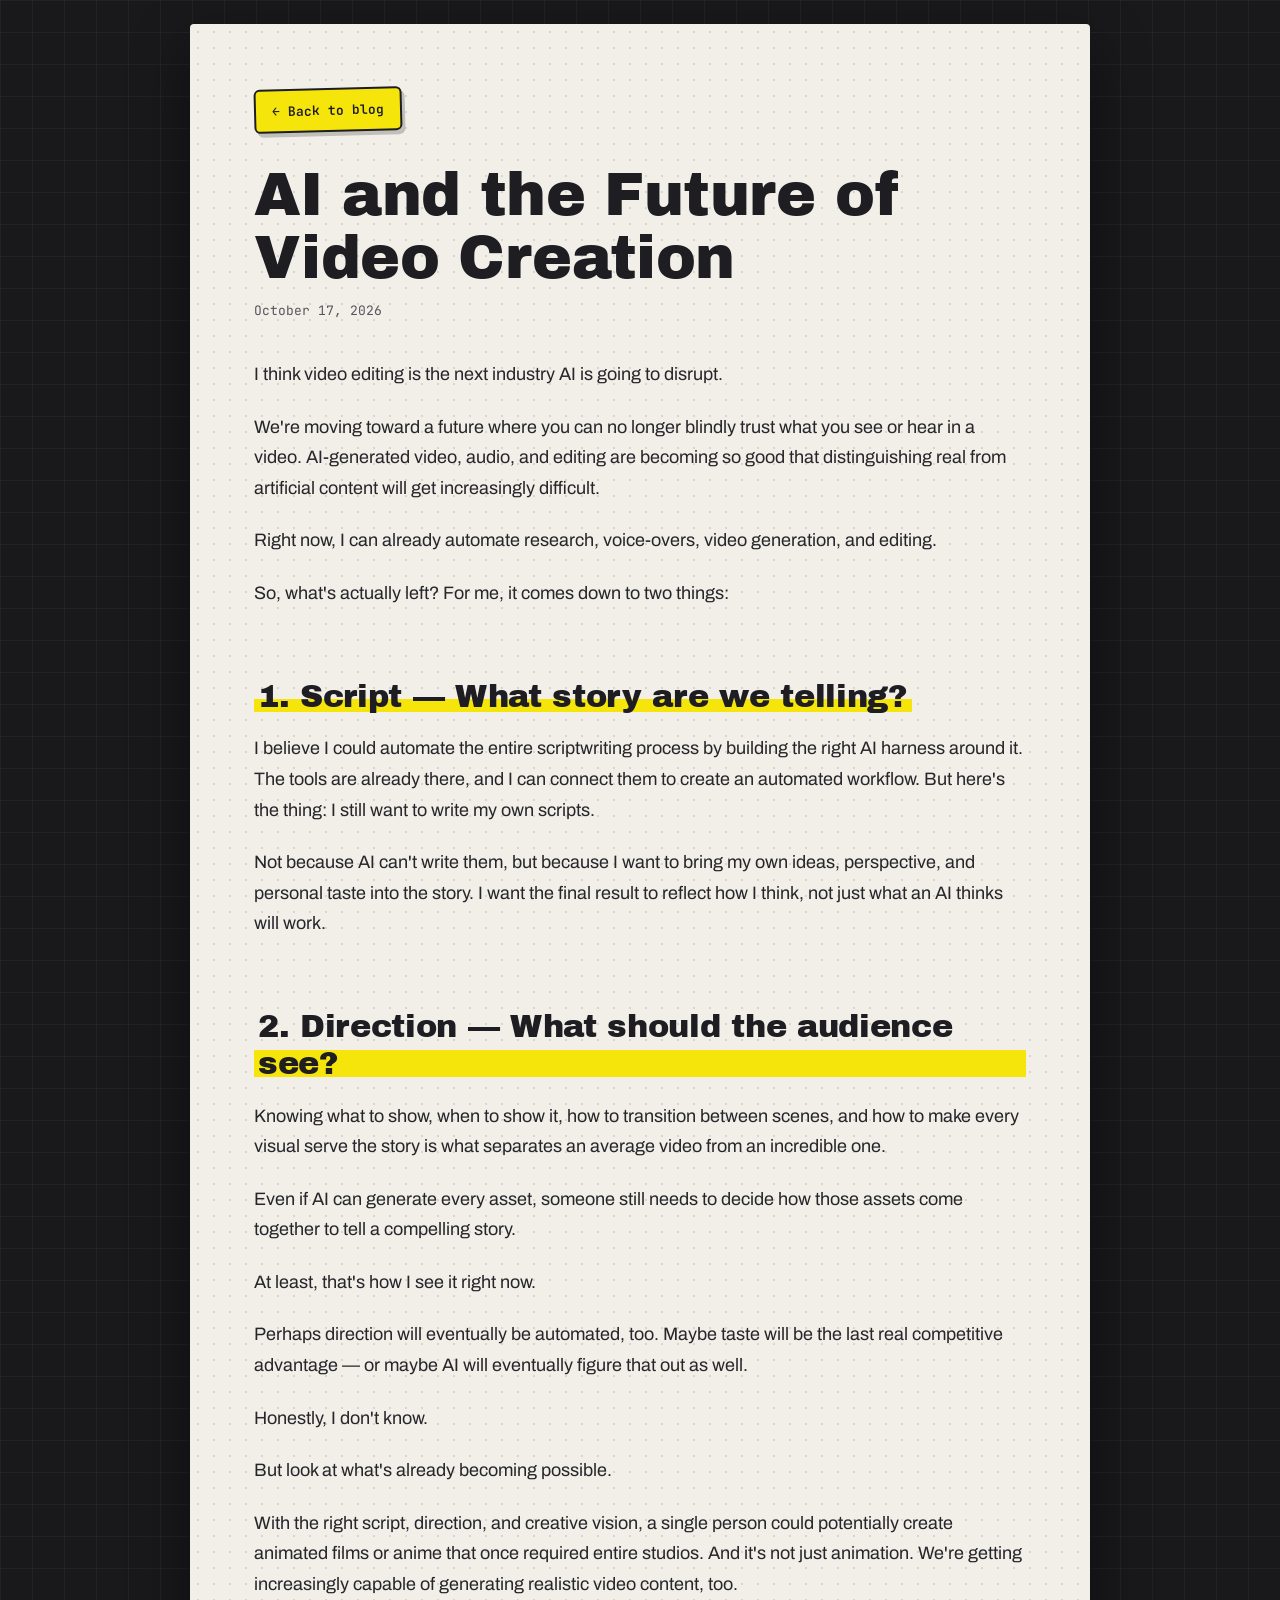
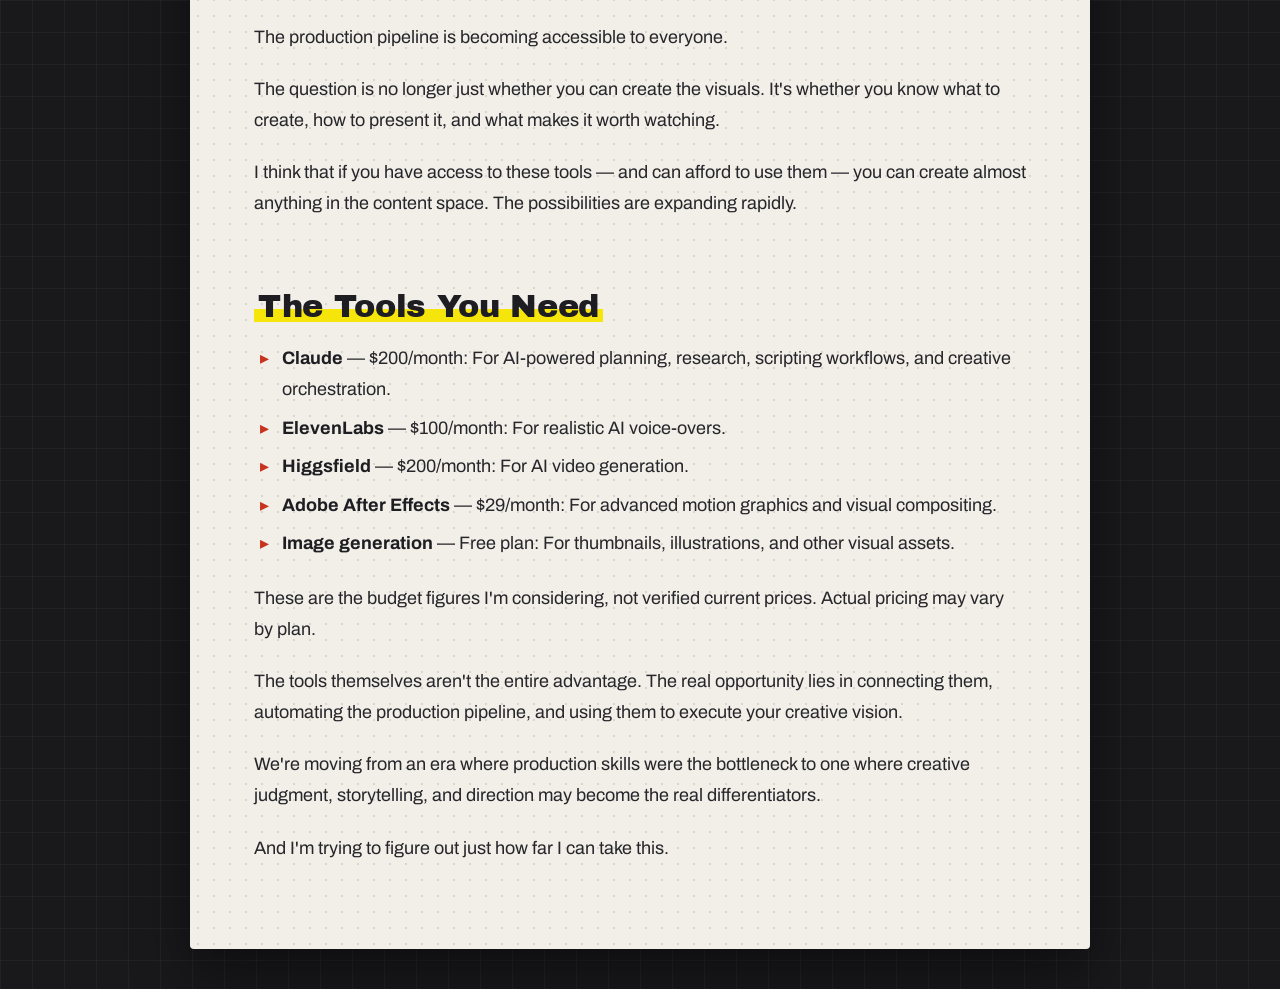
<file: blog/ai-video-editing-disruption.html>
<!DOCTYPE html>
<html lang="en">
<head>
  <meta charset="UTF-8">
  <meta name="viewport" content="width=device-width, initial-scale=1">
  <title>AI and the Future of Video Creation</title>
  <link rel="icon" type="image/svg+xml" href="../assets/favicon.svg">
  <meta name="theme-color" content="#19191c">
  <link rel="preconnect" href="https://fonts.googleapis.com">
  <link rel="preconnect" href="https://fonts.gstatic.com" crossorigin>
  <link rel="stylesheet" href="https://fonts.googleapis.com/css2?family=Archivo+Black&amp;family=Archivo:wght@400;600;700&amp;family=Caveat:wght@600&amp;family=JetBrains+Mono:wght@400;600&amp;display=swap">
  <link rel="stylesheet" href="../css/blog.css">
</head>
<body class="blog-page">

  <div class="blog-container">
    <a href="../blog/index.html" class="back-link">← Back to blog</a>

    <div class="blog-header">
      <h1 class="blog-title">AI and the Future of Video Creation</h1>
      <div class="blog-meta">October 17, 2026</div>
    </div>

    <div class="blog-content">
      <p>I think video editing is the next industry AI is going to disrupt.</p>

      <p>We're moving toward a future where you can no longer blindly trust what you see or hear in a video. AI-generated video, audio, and editing are becoming so good that distinguishing real from artificial content will get increasingly difficult.</p>

      <p>Right now, I can already automate research, voice-overs, video generation, and editing.</p>

      <p>So, what's actually left? For me, it comes down to two things:</p>

      <h2>1. Script — What story are we telling?</h2>

      <p>I believe I could automate the entire scriptwriting process by building the right AI harness around it. The tools are already there, and I can connect them to create an automated workflow. But here's the thing: I still want to write my own scripts.</p>

      <p>Not because AI can't write them, but because I want to bring my own ideas, perspective, and personal taste into the story. I want the final result to reflect how I think, not just what an AI thinks will work.</p>

      <h2>2. Direction — What should the audience see?</h2>

      <p>Knowing what to show, when to show it, how to transition between scenes, and how to make every visual serve the story is what separates an average video from an incredible one.</p>

      <p>Even if AI can generate every asset, someone still needs to decide how those assets come together to tell a compelling story.</p>

      <p>At least, that's how I see it right now.</p>

      <p>Perhaps direction will eventually be automated, too. Maybe taste will be the last real competitive advantage — or maybe AI will eventually figure that out as well.</p>

      <p>Honestly, I don't know.</p>

      <p>But look at what's already becoming possible.</p>

      <p>With the right script, direction, and creative vision, a single person could potentially create animated films or anime that once required entire studios. And it's not just animation. We're getting increasingly capable of generating realistic video content, too.</p>

      <p>The production pipeline is becoming accessible to everyone.</p>

      <p>The question is no longer just whether you can create the visuals. It's whether you know what to create, how to present it, and what makes it worth watching.</p>

      <p>I think that if you have access to these tools — and can afford to use them — you can create almost anything in the content space. The possibilities are expanding rapidly.</p>

      <h2>The Tools You Need</h2>

      <ul>
        <li><strong>Claude</strong> — $200/month: For AI-powered planning, research, scripting workflows, and creative orchestration.</li>
        <li><strong>ElevenLabs</strong> — $100/month: For realistic AI voice-overs.</li>
        <li><strong>Higgsfield</strong> — $200/month: For AI video generation.</li>
        <li><strong>Adobe After Effects</strong> — $29/month: For advanced motion graphics and visual compositing.</li>
        <li><strong>Image generation</strong> — Free plan: For thumbnails, illustrations, and other visual assets.</li>
      </ul>

      <p>These are the budget figures I'm considering, not verified current prices. Actual pricing may vary by plan.</p>

      <p>The tools themselves aren't the entire advantage. The real opportunity lies in connecting them, automating the production pipeline, and using them to execute your creative vision.</p>

      <p>We're moving from an era where production skills were the bottleneck to one where creative judgment, storytelling, and direction may become the real differentiators.</p>

      <p>And I'm trying to figure out just how far I can take this.</p>
    </div>
  </div>

  <script>
    // Add copy buttons to all code blocks
    document.querySelectorAll('pre').forEach(pre => {
      // Wrap pre in a div to handle button positioning
      const wrapper = document.createElement('div');
      wrapper.className = 'code-wrapper';
      pre.parentNode.insertBefore(wrapper, pre);
      wrapper.appendChild(pre);

      const button = document.createElement('button');
      button.className = 'copy-button';
      button.innerHTML = `<svg xmlns="http://www.w3.org/2000/svg" fill="none" viewBox="0 0 24 24" stroke="currentColor" stroke-width="2">
        <path stroke-linecap="round" stroke-linejoin="round" d="M8 16H6a2 2 0 01-2-2V6a2 2 0 012-2h8a2 2 0 012 2v2m-6 12h8a2 2 0 002-2v-8a2 2 0 00-2-2h-8a2 2 0 00-2 2v8a2 2 0 002 2z" />
      </svg>`;
      wrapper.appendChild(button);

      button.addEventListener('click', async () => {
        const code = pre.querySelector('code').textContent;
        try {
          await navigator.clipboard.writeText(code);
          button.innerHTML = `<svg xmlns="http://www.w3.org/2000/svg" fill="none" viewBox="0 0 24 24" stroke="currentColor" stroke-width="2">
            <path stroke-linecap="round" stroke-linejoin="round" d="M5 13l4 4L19 7" />
          </svg>`;
          button.classList.add('copied');
          setTimeout(() => {
            button.innerHTML = `<svg xmlns="http://www.w3.org/2000/svg" fill="none" viewBox="0 0 24 24" stroke="currentColor" stroke-width="2">
              <path stroke-linecap="round" stroke-linejoin="round" d="M8 16H6a2 2 0 01-2-2V6a2 2 0 012-2h8a2 2 0 012 2v2m-6 12h8a2 2 0 002-2v-8a2 2 0 00-2-2h-8a2 2 0 00-2 2v8a2 2 0 002 2z" />
            </svg>`;
            button.classList.remove('copied');
          }, 2000);
        } catch (err) {
          console.error('Failed to copy:', err);
        }
      });
    });
  </script>

</body>
</html>
</file>
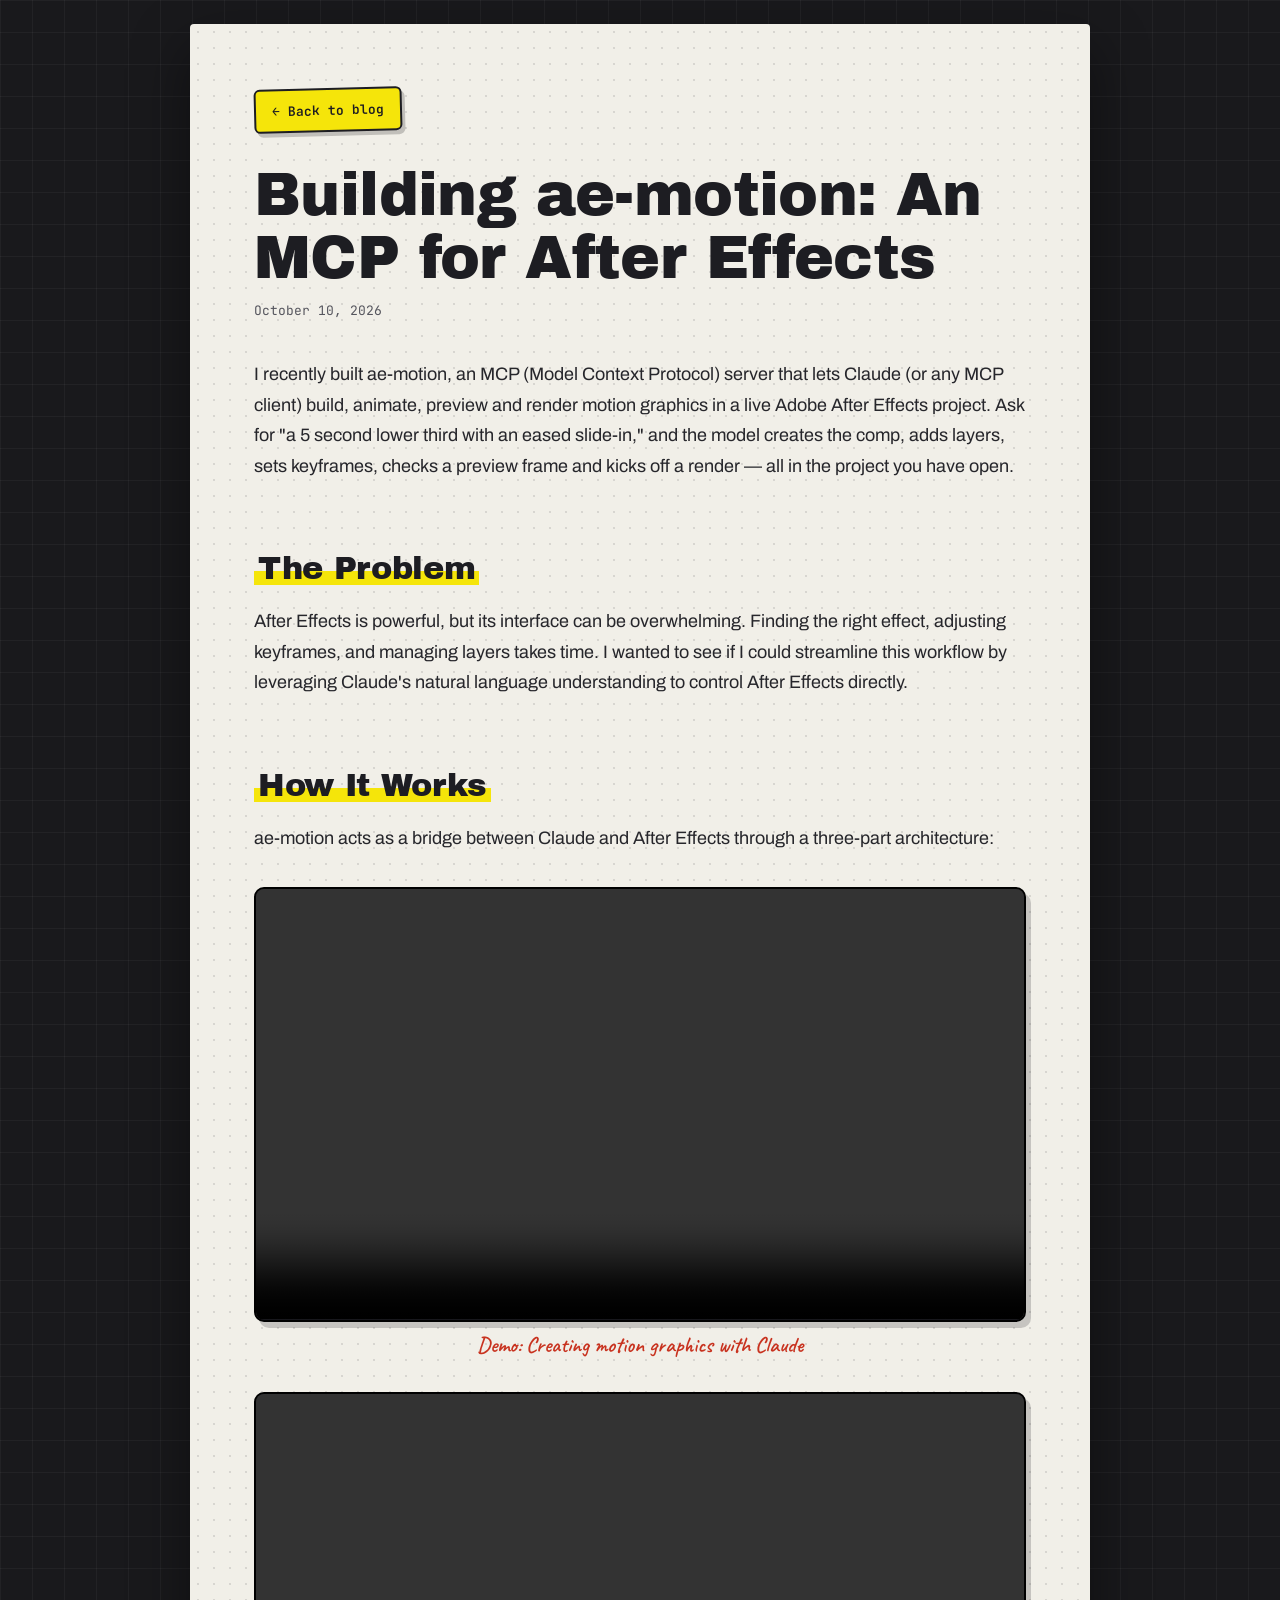
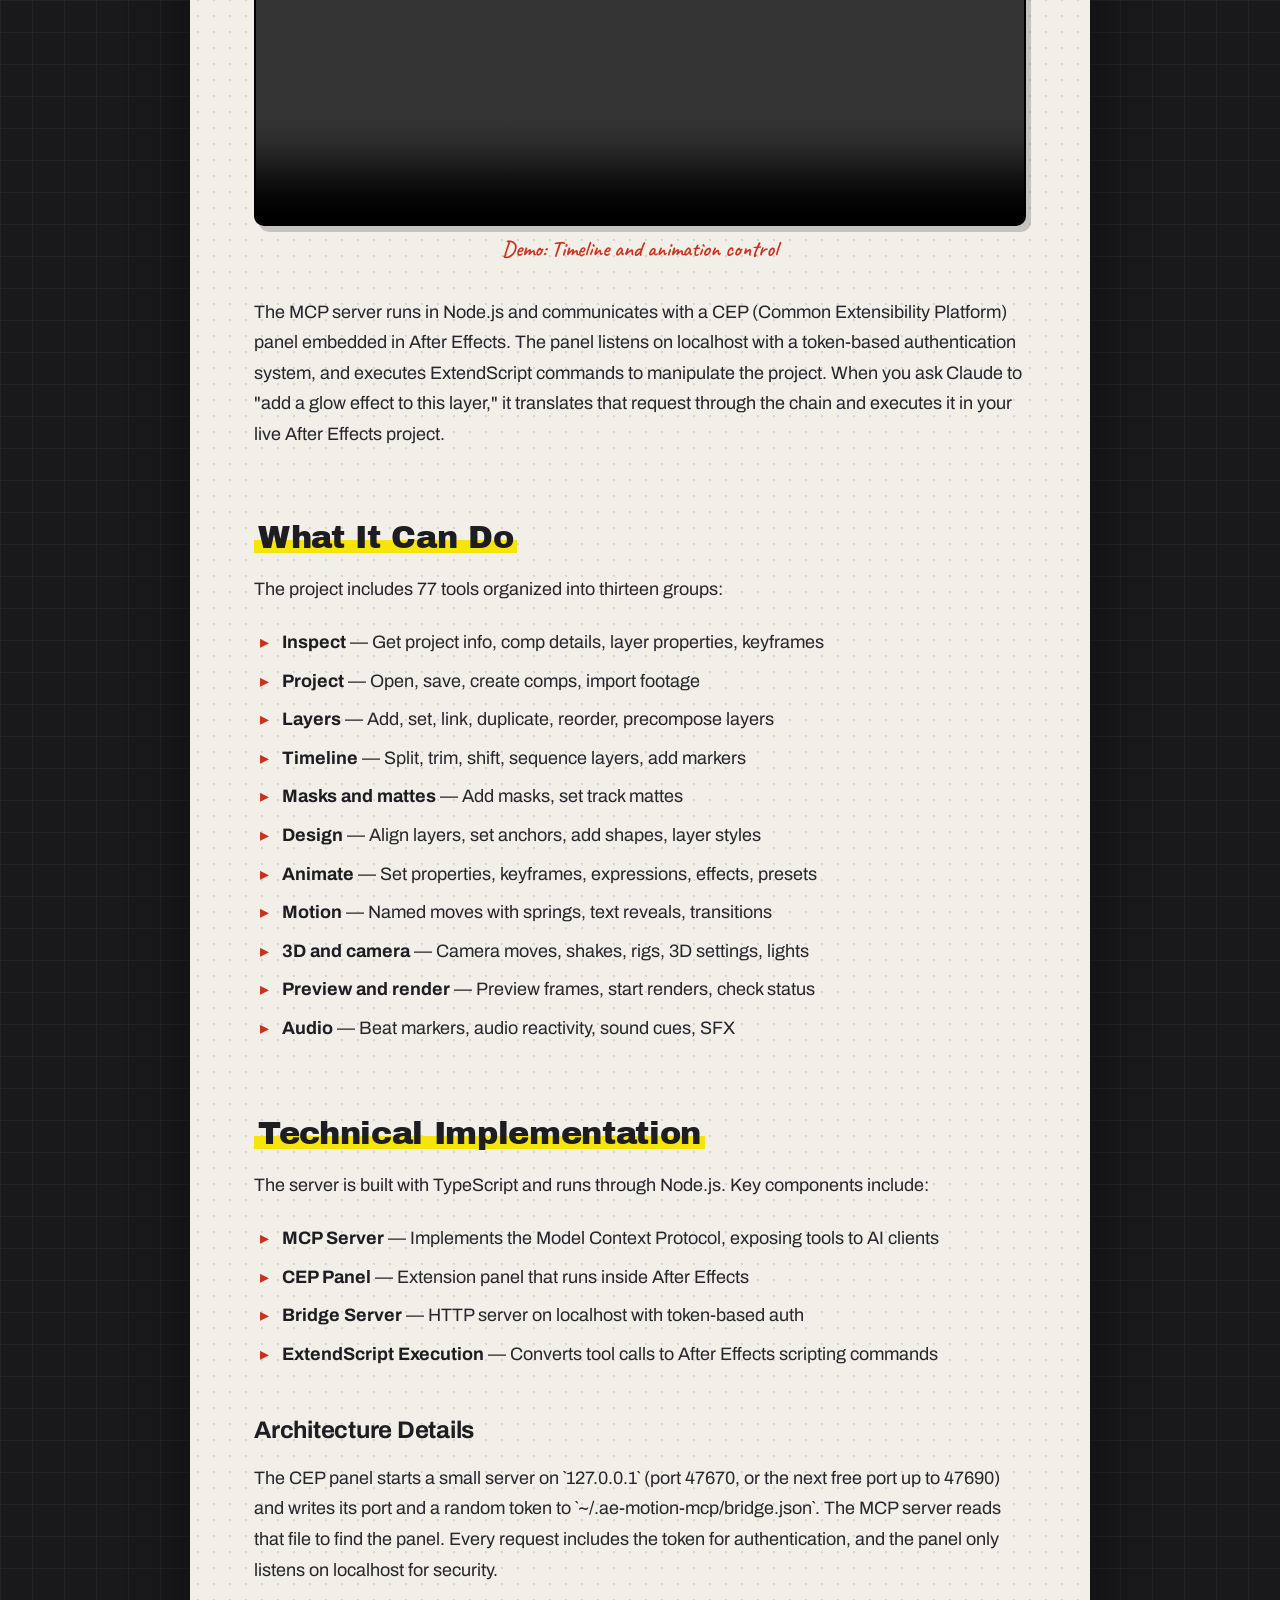
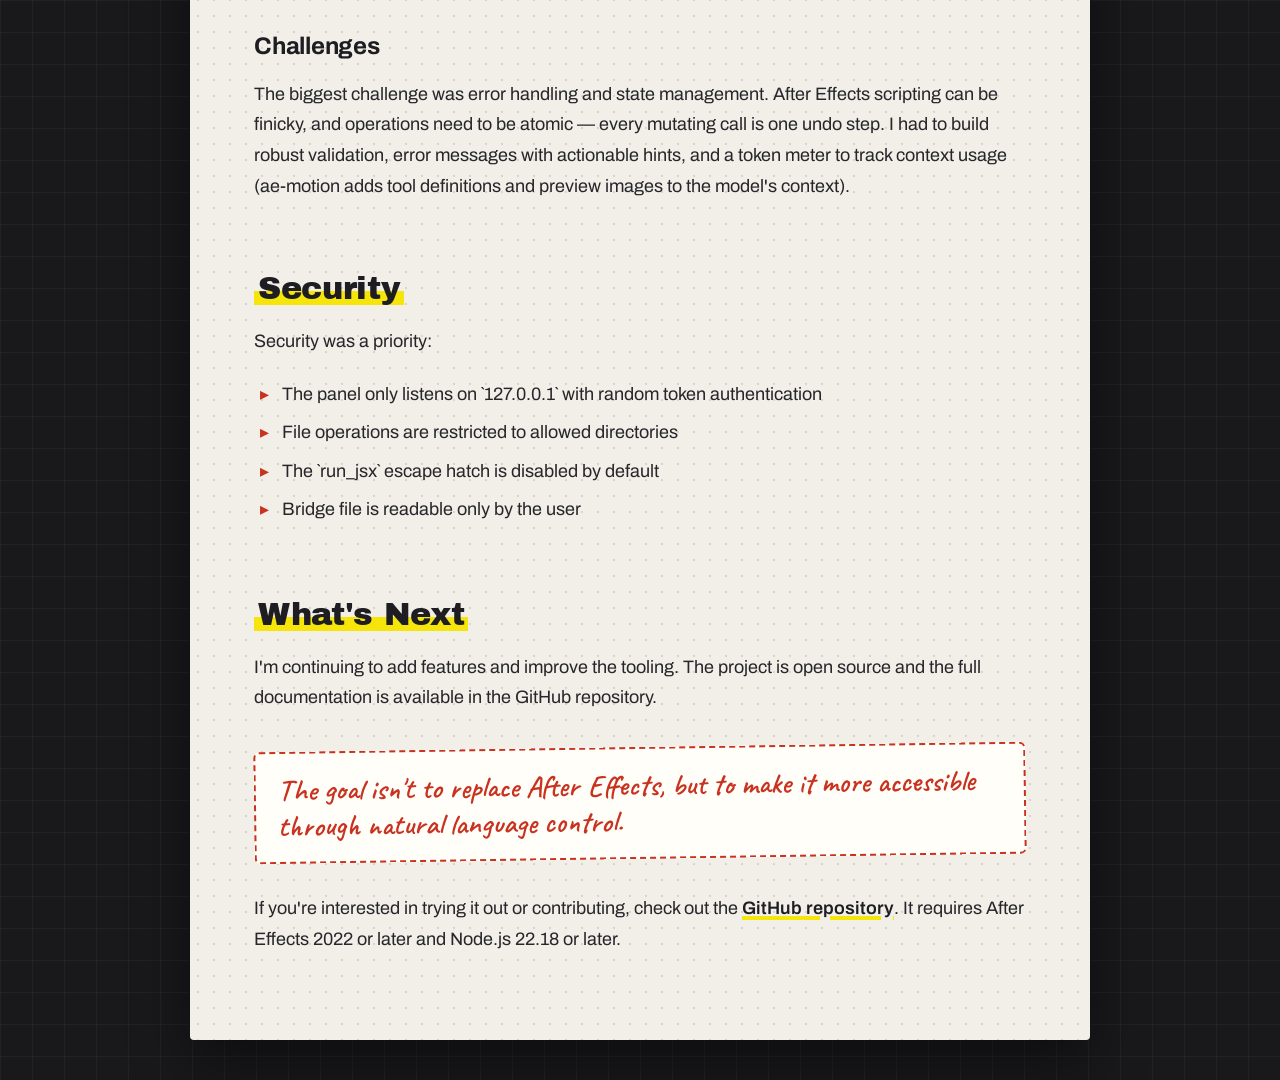
<file: blog/building-ae-motion.html>
<!DOCTYPE html>
<html lang="en">
<head>
  <meta charset="UTF-8">
  <meta name="viewport" content="width=device-width, initial-scale=1">
  <title>Building ae-motion</title>
  <link rel="icon" type="image/svg+xml" href="../assets/favicon.svg">
  <meta name="theme-color" content="#19191c">
  <link rel="preconnect" href="https://fonts.googleapis.com">
  <link rel="preconnect" href="https://fonts.gstatic.com" crossorigin>
  <link rel="stylesheet" href="https://fonts.googleapis.com/css2?family=Archivo+Black&amp;family=Archivo:wght@400;600;700&amp;family=Caveat:wght@600&amp;family=JetBrains+Mono:wght@400;600&amp;display=swap">
  <link rel="stylesheet" href="../css/blog.css">
</head>
<body class="blog-page">

  <div class="blog-container">
    <a href="index.html" class="back-link">← Back to blog</a>

    <div class="blog-header">
      <h1 class="blog-title">Building ae-motion: An MCP for After Effects</h1>
      <div class="blog-meta">October 10, 2026</div>
    </div>

    <div class="blog-content">
      <p>I recently built ae-motion, an MCP (Model Context Protocol) server that lets Claude (or any MCP client) build, animate, preview and render motion graphics in a live Adobe After Effects project. Ask for "a 5 second lower third with an eased slide-in," and the model creates the comp, adds layers, sets keyframes, checks a preview frame and kicks off a render — all in the project you have open.</p>

      <h2>The Problem</h2>
      <p>After Effects is powerful, but its interface can be overwhelming. Finding the right effect, adjusting keyframes, and managing layers takes time. I wanted to see if I could streamline this workflow by leveraging Claude's natural language understanding to control After Effects directly.</p>

      <h2>How It Works</h2>
      <p>ae-motion acts as a bridge between Claude and After Effects through a three-part architecture:</p>

      <figure>
        <div class="video-container">
          <video src="https://github.com/user-attachments/assets/4734d955-5c97-4644-a387-f05d4dc0e2f6" controls loop muted preload="auto" playsinline></video>
        </div>
        <figcaption>Demo: Creating motion graphics with Claude</figcaption>
      </figure>

      <figure>
        <div class="video-container">
          <video src="https://github.com/user-attachments/assets/c05af0f1-3f7e-4a31-84ef-cbc0fb87006d" controls loop muted preload="auto" playsinline></video>
        </div>
        <figcaption>Demo: Timeline and animation control</figcaption>
      </figure>

      <p>The MCP server runs in Node.js and communicates with a CEP (Common Extensibility Platform) panel embedded in After Effects. The panel listens on localhost with a token-based authentication system, and executes ExtendScript commands to manipulate the project. When you ask Claude to "add a glow effect to this layer," it translates that request through the chain and executes it in your live After Effects project.</p>

      <h2>What It Can Do</h2>
      <p>The project includes 77 tools organized into thirteen groups:</p>

      <ul>
        <li><strong>Inspect</strong> — Get project info, comp details, layer properties, keyframes</li>
        <li><strong>Project</strong> — Open, save, create comps, import footage</li>
        <li><strong>Layers</strong> — Add, set, link, duplicate, reorder, precompose layers</li>
        <li><strong>Timeline</strong> — Split, trim, shift, sequence layers, add markers</li>
        <li><strong>Masks and mattes</strong> — Add masks, set track mattes</li>
        <li><strong>Design</strong> — Align layers, set anchors, add shapes, layer styles</li>
        <li><strong>Animate</strong> — Set properties, keyframes, expressions, effects, presets</li>
        <li><strong>Motion</strong> — Named moves with springs, text reveals, transitions</li>
        <li><strong>3D and camera</strong> — Camera moves, shakes, rigs, 3D settings, lights</li>
        <li><strong>Preview and render</strong> — Preview frames, start renders, check status</li>
        <li><strong>Audio</strong> — Beat markers, audio reactivity, sound cues, SFX</li>
      </ul>

      <h2>Technical Implementation</h2>
      <p>The server is built with TypeScript and runs through Node.js. Key components include:</p>

      <ul>
        <li><strong>MCP Server</strong> — Implements the Model Context Protocol, exposing tools to AI clients</li>
        <li><strong>CEP Panel</strong> — Extension panel that runs inside After Effects</li>
        <li><strong>Bridge Server</strong> — HTTP server on localhost with token-based auth</li>
        <li><strong>ExtendScript Execution</strong> — Converts tool calls to After Effects scripting commands</li>
      </ul>

      <h3>Architecture Details</h3>
      <p>The CEP panel starts a small server on `127.0.0.1` (port 47670, or the next free port up to 47690) and writes its port and a random token to `~/.ae-motion-mcp/bridge.json`. The MCP server reads that file to find the panel. Every request includes the token for authentication, and the panel only listens on localhost for security.</p>

      <h3>Challenges</h3>
      <p>The biggest challenge was error handling and state management. After Effects scripting can be finicky, and operations need to be atomic — every mutating call is one undo step. I had to build robust validation, error messages with actionable hints, and a token meter to track context usage (ae-motion adds tool definitions and preview images to the model's context).</p>

      <h2>Security</h2>
      <p>Security was a priority:</p>

      <ul>
        <li>The panel only listens on `127.0.0.1` with random token authentication</li>
        <li>File operations are restricted to allowed directories</li>
        <li>The `run_jsx` escape hatch is disabled by default</li>
        <li>Bridge file is readable only by the user</li>
      </ul>

      <h2>What's Next</h2>
      <p>I'm continuing to add features and improve the tooling. The project is open source and the full documentation is available in the GitHub repository.</p>

      <blockquote>The goal isn't to replace After Effects, but to make it more accessible through natural language control.</blockquote>

      <p>If you're interested in trying it out or contributing, check out the <a href="https://github.com/dha-aa/ae-motion" target="_blank">GitHub repository</a>. It requires After Effects 2022 or later and Node.js 22.18 or later.</p>
    </div>
  </div>

  <script>
    // Add copy buttons to all code blocks
    document.querySelectorAll('pre').forEach(pre => {
      // Wrap pre in a div to handle button positioning
      const wrapper = document.createElement('div');
      wrapper.className = 'code-wrapper';
      pre.parentNode.insertBefore(wrapper, pre);
      wrapper.appendChild(pre);

      const button = document.createElement('button');
      button.className = 'copy-button';
      button.innerHTML = `<svg xmlns="http://www.w3.org/2000/svg" fill="none" viewBox="0 0 24 24" stroke="currentColor" stroke-width="2">
        <path stroke-linecap="round" stroke-linejoin="round" d="M8 16H6a2 2 0 01-2-2V6a2 2 0 012-2h8a2 2 0 012 2v2m-6 12h8a2 2 0 002-2v-8a2 2 0 00-2-2h-8a2 2 0 00-2 2v8a2 2 0 002 2z" />
      </svg>`;
      wrapper.appendChild(button);

      button.addEventListener('click', async () => {
        const code = pre.querySelector('code').textContent;
        try {
          await navigator.clipboard.writeText(code);
          button.innerHTML = `<svg xmlns="http://www.w3.org/2000/svg" fill="none" viewBox="0 0 24 24" stroke="currentColor" stroke-width="2">
            <path stroke-linecap="round" stroke-linejoin="round" d="M5 13l4 4L19 7" />
          </svg>`;
          button.classList.add('copied');
          setTimeout(() => {
            button.innerHTML = `<svg xmlns="http://www.w3.org/2000/svg" fill="none" viewBox="0 0 24 24" stroke="currentColor" stroke-width="2">
              <path stroke-linecap="round" stroke-linejoin="round" d="M8 16H6a2 2 0 01-2-2V6a2 2 0 012-2h8a2 2 0 012 2v2m-6 12h8a2 2 0 002-2v-8a2 2 0 00-2-2h-8a2 2 0 00-2 2v8a2 2 0 002 2z" />
            </svg>`;
            button.classList.remove('copied');
          }, 2000);
        } catch (err) {
          console.error('Failed to copy:', err);
        }
      });
    });
  </script>

</body>
</html>
</file>
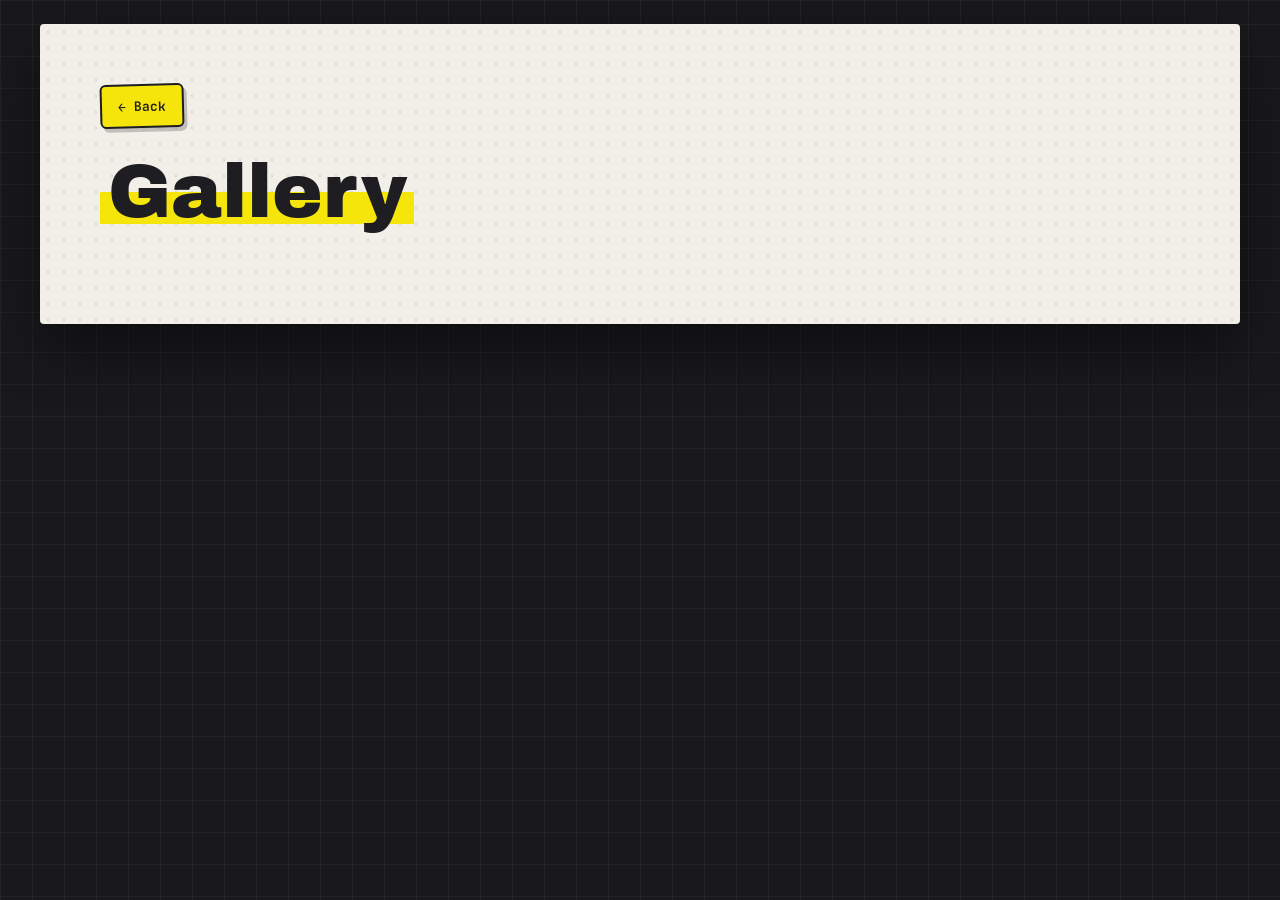
<file: templates/gallery-template.html>
<!DOCTYPE html>
<html lang="en">
<head>
<meta charset="UTF-8">
<meta name="viewport" content="width=device-width, initial-scale=1, viewport-fit=cover">
<title>Gallery — Dhananjay</title>
<link rel="icon" type="image/svg+xml" href="../assets/favicon.svg">
<meta name="theme-color" content="#19191c">
<link rel="preconnect" href="https://fonts.googleapis.com">
<link rel="preconnect" href="https://fonts.gstatic.com" crossorigin>
<link rel="stylesheet" href="https://fonts.googleapis.com/css2?family=Archivo+Black&amp;family=Archivo:wght@400;600;700&amp;family=Caveat:wght@600&amp;family=JetBrains+Mono:wght@400;600&amp;display=swap">
<link rel="stylesheet" href="../css/gallery.css">
</head>
<body>

<div class="gallery-container">
  <div class="gallery-header">
    <a href="../index.html" class="back-link">← Back</a>
    <h1>Gallery</h1>
  </div>

  <div class="gallery-grid" id="galleryGrid">
<!-- GALLERY_ITEMS -->
  </div>
</div>

</body>
</html>
</file>
<file: css/blog.css>
/* ==========================================================
   Blog styles, shared by the standalone blog pages
   (body.blog-page) and the blog window on the homepage.
   Nothing here targets bare html/body, so it is safe to load
   on the homepage.
   ========================================================== */

:root {
  --bg: #19191c;
  --paper: #f1efe8;
  --card: #fffef9;
  --ink: #1d1d22;
  --muted: #55555d;
  --yellow: #f5e50a;
  --red: #c8321f;
  --display: "Archivo Black", "Arial Black", sans-serif;
  --sans: "Archivo", -apple-system, "Helvetica Neue", Helvetica, Arial, sans-serif;
  --hand: "Caveat", "Comic Sans MS", cursive;
  --mono: "JetBrains Mono", ui-monospace, SFMono-Regular, Menlo, monospace;
  --ease: cubic-bezier(0.2, 0.8, 0.2, 1);
}

/* ---------- standalone page shell ---------- */

.blog-page {
  margin: 0;
  min-height: 100vh;
  padding: 24px 16px 40px;
  background-color: var(--bg);
  background-image:
    linear-gradient(rgba(255, 255, 255, 0.04) 1px, transparent 1px),
    linear-gradient(90deg, rgba(255, 255, 255, 0.04) 1px, transparent 1px);
  background-size: 32px 32px;
  color: var(--ink);
  font-family: var(--sans);
  line-height: 1.6;
  -webkit-font-smoothing: antialiased;
}
.blog-page * { box-sizing: border-box; }

.blog-page .blog-container {
  max-width: 900px;
  margin: 0 auto;
  padding: clamp(24px, 5vw, 64px);
  background-color: var(--paper);
  background-image: radial-gradient(rgba(29, 29, 34, 0.12) 1px, transparent 1.2px);
  background-size: 16px 16px;
  border-radius: 4px;
  box-shadow: 0 24px 60px rgba(0, 0, 0, 0.45);
}

.blog-page .back-link {
  display: flex;
  width: fit-content;
  align-items: center;
  min-height: 44px;
  margin-bottom: 32px;
  padding: 8px 16px;
  background: var(--yellow);
  border: 2px solid var(--ink);
  border-radius: 6px;
  box-shadow: 3px 4px 0 rgba(0, 0, 0, 0.2);
  color: var(--ink);
  font: 600 13px var(--mono);
  text-decoration: none;
  transform: rotate(-1.5deg);
  transition: transform 0.2s var(--ease);
}
.blog-page .back-link:hover { transform: rotate(0) translateY(-3px); }

.blog-page .blog-header { margin-bottom: 40px; }

.blog-page .blog-title {
  margin: 0;
  font-family: var(--display);
  font-weight: 400;
  font-size: clamp(34px, 5.5vw, 60px);
  line-height: 1.05;
  letter-spacing: -0.01em;
}

.blog-page .blog-meta {
  margin-top: 12px;
  color: var(--muted);
  font: 13px var(--mono);
}

.blog-page :focus-visible { outline: 3px solid var(--red); outline-offset: 3px; }

/* ---------- article content ---------- */

.blog-content {
  font-size: 18px;
  line-height: 1.7;
  color: #26262b;
  overflow-wrap: anywhere;
}

.blog-content h1,
.blog-content h2,
.blog-content h3 {
  margin: 48px 0 18px;
  color: var(--ink);
  line-height: 1.15;
  letter-spacing: -0.01em;
}
.blog-content h1,
.blog-content h2 {
  display: inline-block;
  padding: 0 0.12em;
  font-family: var(--display);
  font-weight: 400;
  background: linear-gradient(transparent 55%, var(--yellow) 55%, var(--yellow) 92%, transparent 92%);
}
.blog-content h1 { font-size: clamp(28px, 4vw, 40px); }
.blog-content h2 { font-size: clamp(24px, 3.4vw, 32px); }
.blog-content h3 { font-size: clamp(20px, 2.6vw, 24px); font-weight: 700; }

.blog-content p { margin: 0 0 22px; }

.blog-content a {
  color: var(--ink);
  font-weight: 600;
  text-decoration: underline;
  text-decoration-color: var(--yellow);
  text-decoration-thickness: 4px;
  text-underline-offset: 2px;
}
.blog-content a:hover { color: var(--red); }

.blog-content strong { color: var(--ink); }

.blog-content code {
  padding: 2px 6px;
  background: #e6e3d8;
  border: 1px solid #cfccc1;
  border-radius: 4px;
  font-family: var(--mono);
  font-size: 0.85em;
}

.blog-content .code-wrapper { position: relative; margin: 24px 0; }

.blog-content pre {
  margin: 0;
  padding: 44px 20px 20px;
  background: #17171c;
  color: #d6d6de;
  border: 2px solid #000;
  border-radius: 10px;
  box-shadow: 5px 6px 0 rgba(29, 29, 34, 0.2);
  overflow-x: auto;
  font-size: 14px;
  line-height: 1.6;
}
.blog-content pre::before {
  content: "";
  position: absolute;
  top: 14px;
  left: 16px;
  width: 11px;
  height: 11px;
  border-radius: 50%;
  background: #ff5f57;
  box-shadow: 18px 0 0 #febc2e, 36px 0 0 #28c840;
}
.blog-content pre code { padding: 0; background: none; border: 0; color: inherit; font-size: inherit; }

.copy-button {
  position: absolute;
  top: 8px;
  right: 8px;
  z-index: 2;
  display: flex;
  align-items: center;
  justify-content: center;
  width: 36px;
  height: 30px;
  padding: 0;
  background: #2d2d35;
  color: #e9e7e0;
  border: 1px solid #4a4a55;
  border-radius: 6px;
  cursor: pointer;
  transition: background 0.2s;
}
.copy-button svg { width: 15px; height: 15px; }
.copy-button:hover { background: #3a3a44; }
.copy-button.copied { background: #2e7d32; border-color: #2e7d32; }

.blog-content ul,
.blog-content ol { margin: 0 0 24px; padding-left: 26px; }
.blog-content ul { list-style: none; padding-left: 4px; }
.blog-content ul li { position: relative; padding-left: 24px; }
.blog-content ul li::before {
  content: "▸";
  position: absolute;
  left: 2px;
  color: var(--red);
}
.blog-content li { margin-bottom: 8px; }

.blog-content blockquote {
  margin: 34px 0;
  padding: 18px 22px;
  background: var(--card);
  border: 2px dashed var(--red);
  border-radius: 6px;
  color: var(--red);
  font-family: var(--hand);
  font-weight: 600;
  font-size: clamp(24px, 2.8vw, 30px);
  line-height: 1.2;
  transform: rotate(-0.8deg);
}

.blog-content img {
  display: block;
  max-width: 100%;
  height: auto;
  margin: 32px 0;
  padding: 10px 10px 30px;
  background: #fff;
  border-radius: 2px;
  box-shadow: 0 8px 22px rgba(0, 0, 0, 0.16);
}

.blog-content figure { margin: 34px 0; }
.blog-content figure img { margin: 0 0 8px; }

.blog-content .video-container {
  width: 100%;
  aspect-ratio: 16 / 9;
  overflow: hidden;
  background: #17171c;
  border: 2px solid #000;
  border-radius: 10px;
  box-shadow: 5px 6px 0 rgba(29, 29, 34, 0.2);
}

.blog-content figure video {
  display: block;
  width: 100%;
  height: 100%;
  object-fit: contain;
}

.blog-content figcaption {
  margin-top: 10px;
  color: var(--red);
  font-family: var(--hand);
  font-weight: 600;
  font-size: 22px;
  line-height: 1.2;
  text-align: center;
}

.blog-content hr {
  margin: 48px 0;
  border: 0;
  border-top: 2px dashed #b9b6ab;
}

/* ---------- standalone blog listing ---------- */

.blog-page .blog-search { margin: -14px 0 34px; }
.blog-page .blog-search label {
  display: block;
  margin-bottom: 6px;
  font: 600 12px var(--mono);
  text-transform: uppercase;
  letter-spacing: 0.06em;
}
.blog-page .blog-search input {
  width: min(100%, 420px);
  min-height: 48px;
  padding: 10px 14px;
  background: var(--card);
  border: 2px solid var(--ink);
  border-radius: 6px;
  box-shadow: 3px 4px 0 rgba(29, 29, 34, 0.15);
  color: var(--ink);
  font: 16px var(--sans);
}
.blog-page .blog-search input:focus-visible { outline: 3px solid var(--red); outline-offset: 2px; }
.blog-page .blog-search-status { margin: 10px 0 0; color: var(--muted); font: 12px var(--mono); }
.blog-post[hidden] { display: none; }

.blog-list {
  display: grid;
  grid-template-columns: repeat(auto-fill, minmax(min(100%, 300px), 1fr));
  gap: 28px 24px;
  padding-top: 10px;
}

.blog-post {
  position: relative;
  display: flex;
  flex-direction: column;
  gap: 8px;
  padding: 28px 22px 22px;
  background-color: var(--card);
  background-image: repeating-linear-gradient(transparent 0 25px, rgba(60, 110, 200, 0.12) 25px 26px);
  border: 2px solid var(--ink);
  border-radius: 6px;
  box-shadow: 4px 5px 0 rgba(29, 29, 34, 0.15);
  transform: rotate(-0.6deg);
  transition: transform 0.25s var(--ease);
}
.blog-post:nth-child(even) { transform: rotate(0.6deg); }
.blog-post:hover { transform: rotate(0) translateY(-5px); }
.blog-post::before {
  content: "";
  position: absolute;
  top: -12px;
  left: 50%;
  width: 92px;
  height: 22px;
  margin-left: -46px;
  background: rgba(245, 229, 10, 0.78);
  transform: rotate(-3deg);
}

.blog-post-title {
  order: 2;
  color: var(--ink);
  font-size: 24px;
  font-weight: 700;
  line-height: 1.15;
  text-decoration: none;
}
.blog-post-title::after { content: ""; position: absolute; inset: 0; }
.blog-post-title:hover { color: var(--red); }

.blog-post-meta { order: 1; color: var(--muted); font: 12px var(--mono); }

.blog-post-excerpt {
  order: 3;
  margin: 0;
  color: #3a3a40;
  font-size: 15px;
  display: -webkit-box;
  -webkit-line-clamp: 4;
  -webkit-box-orient: vertical;
  overflow: hidden;
}

@media (prefers-reduced-motion: reduce) {
  .blog-page *, .blog-content * { transition: none !important; }
}
</file>
<file: css/site.css>
/* ==========================================================
   Homepage: scrapbook / edit-timeline look
   ========================================================== */

:root {
  --bg: #19191c;
  --paper: #f1efe8;
  --card: #fffef9;
  --ink: #1d1d22;
  --muted: #55555d;
  --yellow: #f5e50a;
  --red: #c8321f;
  --ai: rgb(175, 213, 175);
  --violet: #a99cff;
  --teal: #7fd6c2;
  --green: #8fe08a;
  --display: "Archivo Black", "Arial Black", sans-serif;
  --sans: "Archivo", -apple-system, "Helvetica Neue", Helvetica, Arial, sans-serif;
  --hand: "Caveat", "Comic Sans MS", cursive;
  --mono: "JetBrains Mono", ui-monospace, SFMono-Regular, Menlo, monospace;
  --ease: cubic-bezier(0.2, 0.8, 0.2, 1);
}

* { box-sizing: border-box; }

html {
  scroll-behavior: smooth;
  scroll-padding-top: 80px;
}

body {
  margin: 0;
  background-color: var(--bg);
  background-image:
    linear-gradient(rgba(255, 255, 255, 0.04) 1px, transparent 1px),
    linear-gradient(90deg, rgba(255, 255, 255, 0.04) 1px, transparent 1px);
  background-size: 32px 32px;
  color: var(--ink);
  font-family: var(--sans);
  line-height: 1.5;
  -webkit-font-smoothing: antialiased;
  overflow-x: hidden;
}

a { color: inherit; }

:focus-visible {
  outline: 3px solid var(--yellow);
  outline-offset: 3px;
  border-radius: 2px;
}

.sr {
  position: absolute;
  width: 1px;
  height: 1px;
  overflow: hidden;
  clip: rect(0 0 0 0);
  white-space: nowrap;
}

.skip {
  position: absolute;
  left: -999px;
  top: 8px;
  z-index: 100;
  padding: 10px 14px;
  background: var(--yellow);
  color: var(--ink);
  font-weight: 600;
}
.skip:focus { left: 8px; }

/* ---------- top bar ---------- */

.topbar {
  position: fixed;
  top: 12px;
  left: 12px;
  right: 12px;
  z-index: 50;
  max-width: 1100px;
  margin: 0 auto;
  display: flex;
  align-items: center;
  gap: 12px;
  padding: 6px 12px 6px 6px;
  background: rgba(25, 25, 28, 0.82);
  -webkit-backdrop-filter: blur(10px);
  backdrop-filter: blur(10px);
  border: 1px solid rgba(255, 255, 255, 0.09);
  border-radius: 12px;
  color: #e9e7e0;
  font-family: var(--mono);
  font-size: 13px;
}

.logo {
  display: grid;
  place-items: center;
  width: 38px;
  height: 38px;
  flex: none;
  border-radius: 8px;
  background: var(--yellow);
  color: var(--ink);
  font-family: var(--display);
  font-size: 14px;
  text-decoration: none;
  transition: transform 0.25s var(--ease);
}
.logo:hover { transform: rotate(-8deg) scale(1.06); }

.topbar nav { display: flex; flex-wrap: wrap; gap: 2px; }

.topbar nav a {
  padding: 9px 10px;
  border-radius: 7px;
  color: #c9c7c0;
  text-decoration: none;
  transition: background 0.2s, color 0.2s;
}
.topbar nav a:hover,
.topbar nav a[aria-current="true"] {
  background: rgba(255, 255, 255, 0.09);
  color: #fff;
}

.rec {
  margin-left: auto;
  display: flex;
  align-items: center;
  gap: 8px;
  color: #c9c7c0;
  font-variant-numeric: tabular-nums;
}

.rec-dot {
  width: 9px;
  height: 9px;
  border-radius: 50%;
  background: #ff4b36;
  animation: blink 1.2s steps(1) infinite;
}

@keyframes blink { 50% { opacity: 0.2; } }

@media (max-width: 640px) {
  .rec { display: none; }
  .topbar { font-size: 12px; gap: 6px; }
  .topbar nav a { padding: 9px 7px; }
}

/* ---------- sheets ---------- */

section { position: relative; padding: 0 16px; }

.sheet {
  position: relative;
  max-width: 1100px;
  margin: 0 auto;
  background-color: var(--paper);
  background-image: radial-gradient(rgba(29, 29, 34, 0.12) 1px, transparent 1.2px);
  background-size: 16px 16px;
  border-radius: 4px;
  box-shadow: 0 24px 60px rgba(0, 0, 0, 0.45);
}

.pad { padding: clamp(24px, 4.5vw, 60px); }

/* ---------- hero ---------- */

.hero { padding-top: 92px; padding-bottom: 8px; }

.hero-sheet {
  padding: clamp(24px, 4.5vw, 60px);
  min-height: calc(100svh - 108px);
  display: flex;
  flex-direction: column;
}

.kicker {
  margin: 0;
  font-family: var(--hand);
  font-weight: 600;
  font-size: clamp(26px, 3vw, 36px);
  color: var(--red);
  transform: rotate(-3deg);
  transform-origin: left;
}

.name {
  margin: 0 0 clamp(20px, 3vw, 36px);
  font-family: var(--display);
  font-weight: 400;
  font-size: clamp(54px, 12.5vw, 150px);
  line-height: 0.9;
  letter-spacing: -0.03em;
}

.name-letters {
  display: inline-block;
  background: linear-gradient(var(--yellow), var(--yellow)) no-repeat 0 88% / 0% 34%;
  transition: background-size 0.7s var(--ease) 0.55s;
  padding-right: 0.06em;
}
.loaded .name-letters,
html:not(.js) .name-letters { background-size: 100% 34%; }

.ch { display: inline-block; }
.js .ch {
  opacity: 0;
  transform: translateY(0.45em) rotate(8deg);
  transition: transform 0.6s var(--ease), opacity 0.35s ease;
  transition-delay: calc(var(--i) * 35ms + 80ms);
}
.loaded .ch { opacity: 1; transform: none; }

.hero-grid {
  display: grid;
  grid-template-columns: minmax(0, 1.25fr) minmax(0, 1fr);
  gap: clamp(28px, 4vw, 56px);
  align-items: start;
}

.idcard {
  position: relative;
  display: grid;
  grid-template-columns: auto minmax(0, 1fr);
  gap: 22px;
  padding: 22px;
  background: #e6e3d8;
  border: 2px solid var(--ink);
  border-radius: 8px;
  transform: rotate(-1.5deg);
  box-shadow: 6px 8px 0 rgba(29, 29, 34, 0.18);
}

.paperclip { position: absolute; left: 34px; top: -30px; width: 26px; height: 70px; }

.photo {
  position: relative;
  width: clamp(130px, 15vw, 176px);
  aspect-ratio: 3 / 4;
  padding: 8px;
  background: var(--yellow);
  border-radius: 3px;
}

.photo img {
  display: block;
  width: 100%;
  height: 100%;
  object-fit: cover;
  border-radius: 2px;
}

.rec-tag {
  position: absolute;
  right: 14px;
  top: 14px;
  display: flex;
  align-items: center;
  gap: 5px;
  padding: 3px 7px;
  border-radius: 3px;
  background: var(--ink);
  color: var(--paper);
  font: 600 10px var(--mono);
}
.rec-tag i {
  width: 7px;
  height: 7px;
  border-radius: 50%;
  background: #ff4b36;
  animation: blink 1.2s steps(1) infinite;
}

.tagline {
  margin: 2px 0 0;
  font-size: clamp(19px, 2vw, 24px);
  font-weight: 600;
  line-height: 1.2;
}

.id-table {
  margin: 16px 0 0;
  border: 2px solid var(--ink);
  border-radius: 4px;
  background: var(--paper);
  font: 12.5px var(--mono);
}
.id-table div {
  display: grid;
  grid-template-columns: 62px minmax(0, 1fr);
  gap: 10px;
  padding: 6px 10px;
  border-bottom: 1.5px solid var(--ink);
}
.id-table div:last-child { border-bottom: 0; }
.id-table dt { font-weight: 600; }
.id-table dd { margin: 0; overflow-wrap: anywhere; }
.id-table a { text-decoration: none; border-bottom: 1px dashed currentColor; }
.id-table a:hover { color: var(--red); }

.note {
  margin: 0;
  font-family: var(--hand);
  font-weight: 600;
  font-size: clamp(26px, 2.6vw, 34px);
  line-height: 1.05;
  color: var(--red);
  transform: rotate(2deg);
}
.note.small { font-size: clamp(22px, 2.2vw, 28px); margin-top: 10px; }

.playground {
  position: relative;
  height: 230px;
  margin-top: 22px;
}

.sticker {
  position: absolute;
  left: var(--x);
  top: var(--y);
  padding: 10px 16px;
  background: var(--c);
  border: 2px solid var(--ink);
  border-radius: 4px;
  font-family: var(--display);
  font-size: clamp(14px, 1.4vw, 17px);
  line-height: 1.1;
  white-space: nowrap;
  box-shadow: 3px 4px 0 rgba(0, 0, 0, 0.25);
  cursor: grab;
  -webkit-user-select: none;
  user-select: none;
  touch-action: none;
  transform: translate(var(--dx, 0px), var(--dy, 0px)) rotate(var(--r));
  transition: transform 0.3s var(--ease), box-shadow 0.2s;
}
.sticker:hover { transform: translate(var(--dx, 0px), var(--dy, 0px)) rotate(calc(var(--r) * -0.6)) scale(1.04); }
.sticker.round {
  width: 116px;
  height: 116px;
  padding: 0;
  display: grid;
  place-items: center;
  border-radius: 50%;
  text-align: center;
}
.sticker.dragging {
  z-index: 5;
  cursor: grabbing;
  transition: box-shadow 0.2s;
  box-shadow: 9px 13px 0 rgba(0, 0, 0, 0.2);
  transform: translate(var(--dx, 0px), var(--dy, 0px)) rotate(0deg) scale(1.08);
}

.hint {
  margin: 4px 0 0;
  font: 12px var(--mono);
  color: var(--muted);
}

@media (max-width: 860px) {
  .hero-grid { grid-template-columns: 1fr; }
  .hero-sheet { min-height: 0; }
}
@media (max-width: 520px) {
  .idcard { grid-template-columns: 1fr; }
  .photo { width: 160px; }
}

/* ---------- statement ---------- */

.statement-sec { padding: clamp(96px, 16vh, 180px) 16px; }

.big {
  max-width: 1000px;
  margin: 0 auto;
  color: var(--paper);
  font-family: var(--display);
  font-size: clamp(34px, 5.6vw, 76px);
  line-height: 1.06;
  letter-spacing: -0.01em;
}
.big mark {
  padding: 0 0.12em;
  border-radius: 6px;
  background: var(--ai);
  color: var(--ink);
}
.js .big .w { opacity: 0.15; transition: opacity 0.3s ease; }
.js .big .w.on { opacity: 1; }

/* ---------- section headings ---------- */

.work, .made { padding-bottom: 40px; }

.sec-head {
  display: flex;
  flex-wrap: wrap;
  align-items: baseline;
  gap: 4px 16px;
  margin-bottom: 28px;
}
.sec-head h2 {
  margin: 0;
  font-family: var(--display);
  font-weight: 400;
  font-size: clamp(32px, 4.6vw, 54px);
  line-height: 1.05;
}
.hl {
  padding: 0 0.1em;
  background: linear-gradient(var(--yellow), var(--yellow)) no-repeat 0 88% / 0% 50%;
  transition: background-size 0.6s var(--ease) 0.2s;
}
.in .hl, html:not(.js) .hl { background-size: 100% 50%; }

.scribble {
  margin: 0;
  font-family: var(--hand);
  font-weight: 600;
  font-size: clamp(22px, 2.3vw, 28px);
  color: var(--red);
}

/* ---------- timeline (NLE) ---------- */

.nle {
  --label: 52px;
  --p: 0;
  background: #232329;
  color: #d8d8e0;
  border: 2px solid #111;
  border-radius: 10px;
  overflow: hidden;
  font-family: var(--mono);
  font-size: 12px;
}

.nle-bar {
  display: flex;
  justify-content: space-between;
  gap: 12px;
  padding: 9px 14px;
  background: #2d2d35;
  border-bottom: 1px solid #111;
  color: #a9a9b4;
  font-size: 11.5px;
}
.nle-tc { color: #ff7a68; font-variant-numeric: tabular-nums; font-weight: 600; }

.nle-scroll { overflow-x: auto; }
.nle-body { position: relative; min-width: 640px; }

.ruler, .track {
  display: grid;
  grid-template-columns: var(--label) minmax(0, 1fr);
}
.ruler { height: 30px; border-bottom: 1px solid #3a3a44; color: #8d8d99; font-size: 11px; }
.ruler .lane span {
  position: absolute;
  top: 8px;
  left: calc(var(--y) / 8 * 100%);
  padding-left: 5px;
  border-left: 1px solid #4a4a55;
  line-height: 1;
}
.lane { position: relative; }

.tlabel {
  display: grid;
  place-items: center;
  background: #2a2a31;
  border-right: 1px solid #111;
  color: #bdbdc8;
  font-weight: 600;
}

.track { height: 56px; border-bottom: 1px solid #3a3a44; }
.track.short { height: 40px; border-bottom: 0; }

.clip {
  position: absolute;
  top: 8px;
  bottom: 8px;
  left: calc(var(--s) / 8 * 100%);
  width: calc((var(--e) - var(--s)) / 8 * 100%);
  padding: 6px 8px;
  border-radius: 4px;
  overflow: hidden;
  white-space: nowrap;
  text-overflow: ellipsis;
  font-weight: 600;
  font-size: 11.5px;
  line-height: 1.25;
  opacity: 0.3;
  filter: saturate(0.3);
  transform: scaleY(0.82);
  transition: opacity 0.3s, filter 0.3s, transform 0.45s var(--ease);
}
.clip.lit, html:not(.js) .clip { opacity: 1; filter: none; transform: none; }
.clip small { display: block; font-weight: 400; opacity: 0.85; font-size: 10.5px; }
.clip small.inline { display: inline; margin-left: 10px; }

.c-violet { background: var(--violet); color: #1a1450; border: 1px solid #2a1f73; }
.c-teal { background: var(--teal); color: #0b2a23; border: 1px solid #0d3b31; }
.c-green { background: var(--green); color: #123510; border: 1px solid #1d4a1a; }
.c-yellow { background: var(--yellow); border: 1px solid #5b5300; }

.marker {
  position: absolute;
  top: 11px;
  left: calc(var(--s) / 8 * 100%);
  display: flex;
  flex-direction: row-reverse;
  align-items: center;
  gap: 6px;
  color: #6b6b75;
  font-size: 11px;
  white-space: nowrap;
  text-decoration: none;
  transform: translateX(calc(-100% + 6px));
  transition: color 0.3s;
}
.marker::before {
  content: "";
  width: 12px;
  height: 12px;
  background: currentColor;
  clip-path: polygon(50% 100%, 0 0, 100% 0);
}
.marker.lit, html:not(.js) .marker { color: var(--yellow); }
.marker:hover { text-decoration: underline; }

.playhead {
  position: absolute;
  top: 0;
  bottom: 0;
  left: var(--label);
  right: 0;
  pointer-events: none;
}
.playhead i {
  position: absolute;
  top: 0;
  bottom: 0;
  left: calc(var(--p) * 100%);
  width: 2px;
  margin-left: -1px;
  background: #ff4b36;
  box-shadow: 0 0 12px rgba(255, 75, 54, 0.6);
}
.playhead b {
  position: absolute;
  top: 6px;
  left: -16px;
  padding: 1px 5px;
  border-radius: 2px;
  background: #ff4b36;
  color: #fff;
  font-size: 9px;
  opacity: 0;
  transition: opacity 0.2s;
}
.nle.done .playhead b { opacity: 1; }

/* ---------- job cards ---------- */

.jobs {
  display: grid;
  grid-template-columns: repeat(auto-fit, minmax(250px, 1fr));
  gap: 20px;
  margin-top: 28px;
}

.job {
  padding: 18px 20px 20px;
  background: var(--card);
  border: 2px solid var(--ink);
  border-radius: 6px;
  box-shadow: 4px 5px 0 rgba(29, 29, 34, 0.15);
  transition: transform 0.25s var(--ease), box-shadow 0.25s;
}
.job:hover { transform: translateY(-4px) rotate(-0.5deg); box-shadow: 6px 9px 0 rgba(29, 29, 34, 0.15); }
.job .meta {
  display: flex;
  align-items: center;
  gap: 8px;
  margin: 0;
  color: var(--muted);
  font: 12px var(--mono);
}
.job .sw { width: 11px; height: 11px; border-radius: 2px; }
.job h3 { margin: 8px 0 0; font-size: 21px; line-height: 1.2; }
.job h3 a { text-decoration: none; border-bottom: 2px solid var(--yellow); }
.job h3 a:hover { color: var(--red); }
.job .where { margin: 2px 0 0; color: var(--muted); font-size: 14px; }
.job p:last-child { margin: 10px 0 0; font-size: 15px; }

/* ---------- terminal + toolkit ---------- */

.made-grid {
  display: grid;
  grid-template-columns: minmax(0, 1.6fr) minmax(0, 1fr);
  gap: clamp(24px, 3.5vw, 44px);
  align-items: start;
}

.term {
  background: #17171c;
  color: #d6d6de;
  border: 2px solid #000;
  border-radius: 10px;
  overflow: hidden;
  font: 13px/1.7 var(--mono);
  box-shadow: 6px 8px 0 rgba(29, 29, 34, 0.22);
}
.term-bar {
  display: flex;
  align-items: center;
  gap: 7px;
  padding: 10px 12px;
  background: #2a2a31;
  color: #9a9aa6;
  font-size: 12px;
}
.term-bar i { width: 11px; height: 11px; border-radius: 50%; }
.term-bar span { margin-left: 8px; }
.term-body { padding: 16px 18px 20px; }

.ln { margin: 0; overflow-wrap: anywhere; }
.js .ln {
  opacity: 0;
  transform: translateX(-8px);
  transition: opacity 0.25s ease, transform 0.35s var(--ease);
  transition-delay: calc(var(--i) * 85ms + 150ms);
}
.js .term.in .ln { opacity: 1; transform: none; }
.ln.gap { margin-top: 14px; }
.pr { color: var(--teal); }
.dim { color: #a3a3b0; }
.term a {
  color: var(--yellow);
  font-weight: 600;
  text-decoration: none;
  border-bottom: 1px dashed currentColor;
}
.term a:hover { color: #fff; }
.caret {
  display: inline-block;
  width: 8px;
  height: 15px;
  background: #d6d6de;
  vertical-align: -2px;
  animation: blink 1s steps(1) infinite;
}

.toolkit h3 {
  display: inline-block;
  margin: 0 0 16px;
  padding: 0 0.1em;
  font-family: var(--display);
  font-weight: 400;
  font-size: 28px;
  background: linear-gradient(var(--yellow), var(--yellow)) no-repeat 0 88% / 100% 45%;
}

.tiles {
  display: grid;
  grid-template-columns: repeat(4, minmax(0, 1fr));
  gap: 16px 10px;
  margin: 0;
  padding: 0;
  list-style: none;
  text-align: center;
  font-size: 11.5px;
  font-weight: 600;
  line-height: 1.2;
}
.tiles b {
  display: grid;
  place-items: center;
  aspect-ratio: 1.12;
  margin-bottom: 6px;
  background: var(--bg);
  color: var(--fg);
  border: 2px solid var(--ink);
  border-radius: 8px 8px 10px 10px;
  font: 400 clamp(17px, 1.9vw, 22px) var(--display);
  transition: transform 0.25s var(--ease);
}
.tiles li:hover b { transform: translateY(-5px) rotate(-5deg); }

@media (max-width: 860px) {
  .made-grid { grid-template-columns: 1fr; }
}

/* ---------- contact ---------- */

.contact { padding-bottom: 28px; }

.contact-sheet {
  padding: clamp(28px, 5vw, 64px);
  padding-bottom: clamp(150px, 16vw, 180px);
  overflow: hidden;
}

.talk {
  margin: 0;
  font-family: var(--display);
  font-weight: 400;
  font-size: clamp(54px, 10vw, 128px);
  line-height: 0.92;
  letter-spacing: -0.02em;
}

.links { display: flex; flex-wrap: wrap; gap: 14px; margin-top: 30px; }
.links a {
  display: inline-flex;
  align-items: center;
  min-height: 50px;
  padding: 10px 22px;
  background: var(--c);
  border: 2px solid var(--ink);
  border-radius: 6px;
  font-family: var(--display);
  font-size: 18px;
  text-decoration: none;
  box-shadow: 3px 4px 0 rgba(0, 0, 0, 0.25);
  transform: rotate(var(--r));
  transition: transform 0.2s var(--ease), box-shadow 0.2s;
}
.links a:hover { transform: rotate(0deg) translateY(-4px); box-shadow: 6px 9px 0 rgba(0, 0, 0, 0.22); }

.dino {
  position: absolute;
  right: clamp(16px, 4vw, 48px);
  bottom: 18px;
  width: 190px;
}
.dino svg { display: block; margin-left: auto; transform-origin: 50% 100%; }
.dino:hover svg { animation: stomp 0.5s steps(2) 2; }
@keyframes stomp {
  0% { transform: rotate(-4deg) translateY(-4px); }
  100% { transform: rotate(3deg); }
}
.rawr {
  display: block;
  font-family: var(--hand);
  font-weight: 600;
  font-size: 22px;
  color: var(--red);
  transform: rotate(-5deg);
}

.foot {
  max-width: 1100px;
  margin: 18px auto 0;
  color: #8a8a94;
  font: 12px var(--mono);
  text-align: center;
}

/* ---------- reveal ---------- */

.js .reveal {
  opacity: 0;
  transform: translateY(26px);
  transition: opacity 0.6s ease, transform 0.75s var(--ease);
}
.js .reveal.in { opacity: 1; transform: none; }

/* ---------- reduced motion ---------- */

@media (prefers-reduced-motion: reduce) {
  html { scroll-behavior: auto; }
  *, *::before, *::after {
    animation: none !important;
    transition: none !important;
  }
  .js .reveal, .js .ch, .js .ln { opacity: 1; transform: none; }
  .js .big .w { opacity: 1; }
  .name-letters, .hl { background-size: 100% 34%; }
  .hl { background-size: 100% 50%; }
}

/* ==========================================================
   Gallery + blog sections
   ========================================================== */

.gallery-sec, .blog-sec { padding-bottom: 40px; }

/* gallery */

.g-grid { columns: 3 230px; column-gap: 24px; }

.polaroid {
  display: block;
  width: 100%;
  margin: 0 0 24px;
  padding: 10px 10px 6px;
  background: #fff;
  border: 0;
  border-radius: 2px;
  box-shadow: 0 6px 18px rgba(0, 0, 0, 0.16);
  break-inside: avoid;
  color: var(--ink);
  font: inherit;
  text-align: left;
  cursor: zoom-in;
  transform: rotate(var(--r));
  transition: transform 0.3s var(--ease), box-shadow 0.25s;
}
.polaroid:hover {
  position: relative;
  z-index: 2;
  transform: rotate(0deg) scale(1.03);
  box-shadow: 0 16px 34px rgba(0, 0, 0, 0.26);
}
.polaroid img {
  display: block;
  width: 100%;
  height: auto;
  min-height: 120px;
  background: #e6e3d8;
}
.polaroid img[height] { min-height: 0; }
.js .polaroid img { opacity: 0; transition: opacity 0.5s ease; }
.js .polaroid.ok img { opacity: 1; }
.polaroid span {
  display: block;
  margin-top: 4px;
  font: 600 20px var(--hand);
}

.show-all {
  display: flex;
  align-items: center;
  width: fit-content;
  min-height: 48px;
  margin: 8px auto 0;
  padding: 10px 22px;
  background: var(--yellow);
  border: 2px solid var(--ink);
  border-radius: 6px;
  box-shadow: 3px 4px 0 rgba(0, 0, 0, 0.22);
  color: var(--ink);
  font: 400 17px var(--display);
  text-decoration: none;
  transform: rotate(-1.5deg);
  transition: transform 0.2s var(--ease);
}
.show-all:hover { transform: rotate(0) translateY(-3px); }

/* photo viewer */

html.lb-open, html.lb-open body { overflow: hidden; }

.lb {
  position: fixed;
  inset: 0;
  z-index: 90;
  display: grid;
  grid-template-rows: auto minmax(0, 1fr) auto;
  background: rgba(17, 17, 20, 0.96);
  color: #e9e7e0;
  animation: fade 0.2s ease;
}
.lb[hidden] { display: none; }
@keyframes fade { from { opacity: 0; } }
.lb-top {
  display: flex;
  align-items: center;
  justify-content: space-between;
  gap: 12px;
  padding: 10px 12px 10px 18px;
  font: 12px var(--mono);
  color: #a9a9b4;
}
.lb-close, .reader-close {
  min-height: 40px;
  padding: 0 14px;
  border: 1px solid #4a4a55;
  border-radius: 7px;
  background: transparent;
  color: #e9e7e0;
  font: 600 12px var(--mono);
  cursor: pointer;
  transition: background 0.15s, color 0.15s, border-color 0.15s;
}
.lb-close:hover, .reader-close:hover { background: #ff5f57; border-color: #ff5f57; color: var(--ink); }
.lb-stage { position: relative; min-height: 0; }
.lb-stage img {
  position: absolute;
  inset: 0;
  margin: auto;
  max-width: calc(100% - 144px);
  max-height: calc(100% - 8px);
  object-fit: contain;
  border: 8px solid #fff;
  border-bottom-width: 26px;
  border-radius: 2px;
  background: #fff;
  animation: pop 0.3s var(--ease);
}
@keyframes pop { from { opacity: 0; transform: scale(0.96); } }
.lb-nav {
  position: absolute;
  top: 50%;
  display: grid;
  place-items: center;
  width: 48px;
  height: 48px;
  margin-top: -24px;
  border: 2px solid var(--ink);
  border-radius: 50%;
  background: var(--yellow);
  color: var(--ink);
  cursor: pointer;
  transition: transform 0.2s var(--ease);
}
.lb-nav:hover { transform: scale(1.08); }
.lb-nav.prev { left: 14px; }
.lb-nav.next { right: 14px; }
.lb-cap {
  margin: 0;
  padding: 10px 16px 18px;
  font: 600 26px var(--hand);
  color: var(--yellow);
  text-align: center;
}
@media (max-width: 640px) {
  .lb-stage img { max-width: calc(100% - 20px); max-height: calc(100% - 70px); bottom: 62px; }
  .lb-nav { top: auto; bottom: 8px; margin-top: 0; }
}

/* blog */

.posts {
  display: grid;
  grid-template-columns: repeat(auto-fill, minmax(min(100%, 300px), 1fr));
  gap: 28px 24px;
  padding-top: 10px;
}

.post-card {
  position: relative;
  display: flex;
  flex-direction: column;
  gap: 8px;
  padding: 28px 22px 20px;
  background-color: var(--card);
  background-image: repeating-linear-gradient(transparent 0 25px, rgba(60, 110, 200, 0.12) 25px 26px);
  border: 2px solid var(--ink);
  border-radius: 6px;
  box-shadow: 4px 5px 0 rgba(29, 29, 34, 0.15);
  transform: rotate(var(--r));
  transition: transform 0.25s var(--ease), box-shadow 0.25s;
}
.post-card::before {
  content: "";
  position: absolute;
  top: -12px;
  left: 50%;
  width: 92px;
  height: 22px;
  margin-left: -46px;
  background: rgba(245, 229, 10, 0.78);
  transform: rotate(-3deg);
}
.post-card:hover, .post-card.active {
  transform: rotate(0) translateY(-5px);
  box-shadow: 7px 10px 0 rgba(29, 29, 34, 0.15);
}
.post-card.active { outline: 3px solid var(--red); outline-offset: 4px; }
.post-card h3 { margin: 0; font-size: 24px; line-height: 1.15; }
.post-link { color: var(--ink); text-decoration: none; }
.post-link::after { content: ""; position: absolute; inset: 0; }
.post-card:hover .post-link { color: var(--red); }
.post-date { margin: 0; color: var(--muted); font: 12px var(--mono); }
.post-ex {
  margin: 0;
  color: #3a3a40;
  font-size: 15px;
  display: -webkit-box;
  -webkit-line-clamp: 4;
  -webkit-box-orient: vertical;
  overflow: hidden;
}
.post-go { margin-top: auto; padding-top: 6px; font: 600 13px var(--mono); color: var(--red); }

.reader {
  margin-top: 36px;
  scroll-margin-top: 80px;
  background: var(--card);
  border: 2px solid var(--ink);
  border-radius: 10px;
  box-shadow: 6px 8px 0 rgba(29, 29, 34, 0.15);
  overflow: hidden;
  animation: unfold 0.4s var(--ease);
}
.reader[hidden] { display: none; }
@keyframes unfold { from { opacity: 0; transform: translateY(18px); } }

.reader-bar {
  display: flex;
  align-items: center;
  gap: 12px;
  padding: 7px 8px 7px 16px;
  background: #2a2a31;
  color: #a9a9b4;
  font: 12px var(--mono);
}
.reader-path { flex: 1; min-width: 0; overflow: hidden; text-overflow: ellipsis; white-space: nowrap; }
.reader-close { min-height: 36px; }

.reader .article { max-width: 760px; margin: 0 auto; padding: clamp(22px, 4vw, 48px) clamp(18px, 4vw, 40px); }
.reader > .win-loading { padding: 40px 0; }

.article-head { margin: 0 0 28px; }
.article-head h3 {
  margin: 6px 0 0;
  font-family: var(--display);
  font-weight: 400;
  font-size: clamp(30px, 4.6vw, 50px);
  line-height: 1.05;
  letter-spacing: -0.01em;
}

.win-loading {
  display: flex;
  flex-direction: column;
  gap: 10px;
  max-width: 260px;
  margin: 0 auto;
  font: 13px var(--mono);
  color: var(--muted);
  text-align: center;
}
.win-loading .bar {
  height: 6px;
  border-radius: 3px;
  background: linear-gradient(90deg, var(--ink) 0 40%, #d6d3c9 40%) 0 0 / 250% 100%;
  animation: render 0.9s linear infinite;
}
@keyframes render { from { background-position: 100% 0; } to { background-position: -150% 0; } }

.back-btn {
  display: inline-flex;
  align-items: center;
  min-height: 44px;
  padding: 8px 16px;
  background: var(--yellow);
  border: 2px solid var(--ink);
  border-radius: 6px;
  box-shadow: 3px 4px 0 rgba(0, 0, 0, 0.2);
  color: var(--ink);
  font: 600 13px var(--mono);
  text-decoration: none;
  cursor: pointer;
  transform: rotate(-1.5deg);
  transition: transform 0.2s var(--ease);
}
.back-btn:hover { transform: rotate(0) translateY(-3px); }
.back-btn.end { margin-top: 36px; }
</file>
<file: css/gallery.css>
/* ==========================================================
   Standalone gallery page (gallery/index.html).
   Photos flow as polaroid columns with a small generated tilt;
   each links to the full-size file.
   ========================================================== */

:root {
  --bg: #19191c;
  --paper: #f1efe8;
  --ink: #1d1d22;
  --yellow: #f5e50a;
  --red: #c8321f;
  --display: "Archivo Black", "Arial Black", sans-serif;
  --sans: "Archivo", -apple-system, "Helvetica Neue", Helvetica, Arial, sans-serif;
  --hand: "Caveat", "Comic Sans MS", cursive;
  --mono: "JetBrains Mono", ui-monospace, SFMono-Regular, Menlo, monospace;
  --ease: cubic-bezier(0.2, 0.8, 0.2, 1);
}

* { box-sizing: border-box; }

html, body {
  margin: 0;
  background-color: var(--bg);
  background-image:
    linear-gradient(rgba(255, 255, 255, 0.04) 1px, transparent 1px),
    linear-gradient(90deg, rgba(255, 255, 255, 0.04) 1px, transparent 1px);
  background-size: 32px 32px;
  color: var(--ink);
  font-family: var(--sans);
  line-height: 1.5;
  -webkit-font-smoothing: antialiased;
}

:focus-visible { outline: 3px solid var(--red); outline-offset: 3px; }

.gallery-container {
  max-width: 1200px;
  margin: 24px auto 40px;
  padding: clamp(24px, 5vw, 60px);
  background-color: var(--paper);
  background-image: radial-gradient(rgba(29, 29, 34, 0.12) 1px, transparent 1.2px);
  background-size: 16px 16px;
  border-radius: 4px;
  box-shadow: 0 24px 60px rgba(0, 0, 0, 0.45);
}
@media (max-width: 1240px) {
  .gallery-container { margin: 16px; }
}

.gallery-header { margin-bottom: 34px; }

.back-link {
  display: flex;
  width: fit-content;
  align-items: center;
  min-height: 44px;
  margin-bottom: 26px;
  padding: 8px 16px;
  background: var(--yellow);
  border: 2px solid var(--ink);
  border-radius: 6px;
  box-shadow: 3px 4px 0 rgba(0, 0, 0, 0.2);
  color: var(--ink);
  font: 600 13px var(--mono);
  text-decoration: none;
  transform: rotate(-1.5deg);
  transition: transform 0.2s var(--ease);
}
.back-link:hover { transform: rotate(0) translateY(-3px); }

.gallery-header h1 {
  display: inline-block;
  margin: 0;
  padding: 0 0.1em;
  font-family: var(--display);
  font-weight: 400;
  font-size: clamp(42px, 7vw, 76px);
  line-height: 1;
  background: linear-gradient(transparent 50%, var(--yellow) 50%, var(--yellow) 92%, transparent 92%);
}

.gallery-grid {
  columns: 3 240px;
  column-gap: 26px;
}

.gallery-item {
  position: relative;
  display: block;
  margin: 0 0 26px;
  padding: 10px 10px 28px;
  background: #fff;
  border-radius: 2px;
  box-shadow: 0 6px 18px rgba(0, 0, 0, 0.16);
  break-inside: avoid;
  cursor: zoom-in;
  transition: transform 0.3s var(--ease), box-shadow 0.3s;
}
.gallery-item:hover {
  z-index: 2;
  transform: rotate(0deg) scale(1.03) !important;
  box-shadow: 0 16px 34px rgba(0, 0, 0, 0.26);
}
.gallery-item img {
  display: block;
  width: 100%;
  height: auto;
  background: #e6e3d8;
}

.gallery-label {
  position: relative;
  display: block;
  margin: 6px 0 20px;
  padding: 5px 14px;
  background: var(--yellow);
  border: 2px solid var(--ink);
  border-radius: 4px;
  box-shadow: 3px 4px 0 rgba(0, 0, 0, 0.2);
  font: 400 20px var(--display);
  break-inside: avoid;
  column-span: all;
  width: fit-content;
}
.gallery-item + .gallery-label { margin-top: 16px; }

@media (prefers-reduced-motion: reduce) {
  * { transition: none !important; }
}
</file>
